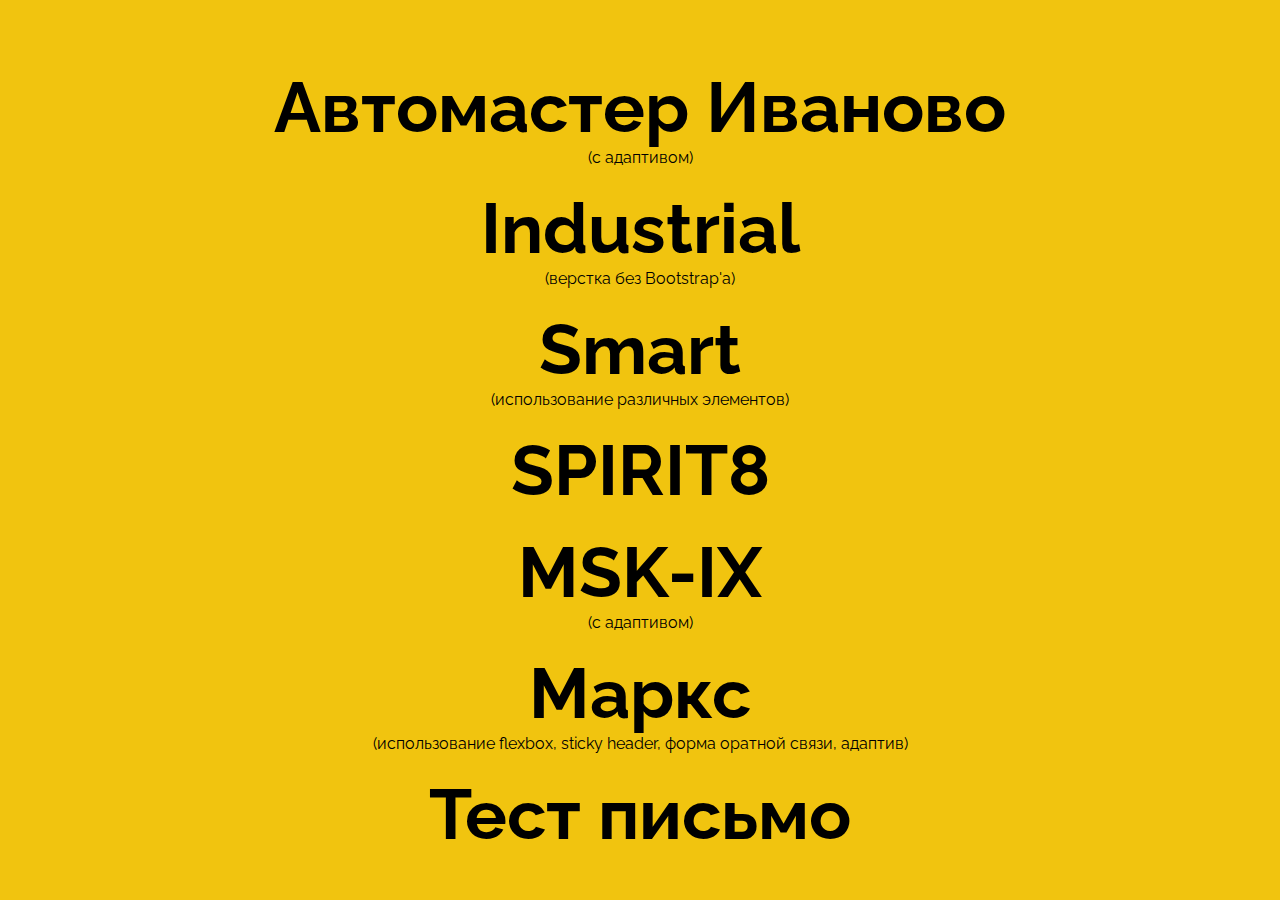
<file: index.html>
<!DOCTYPE html>
<html lang="en">

<head>
	<meta charset="UTF-8">
	<title>My Works</title>
	<link rel="stylesheet" href="style.css">
	<link href="https://fonts.googleapis.com/css?family=Raleway:700" rel="stylesheet">
</head>

<body>
	<div class="block">
		<ul>
			<li><a target="_blank" href="Automaster/index.html">Автомастер Иваново</a> <br>
			(с адаптивом)</li>
			<li><a target="_blank" href="Industrial/index.html">Industrial</a> <br>
			(верстка без Bootstrap'a)</li>
			<li><a target="_blank" href="Smart/index.html">Smart</a> <br>
			(использование различных элементов)</li>
			<li><a target="_blank" href="Spirit/index.html">SPIRIT8</a></li>
			<li><a target="_blank" href="msk-ix/index.html">MSK-IX</a> <br>
			(с адаптивом)</li>
			<li><a target="_blank" href="Marks/index.html">Маркс</a> <br>
			(использование flexbox, sticky header, форма оратной связи, адаптив)</li>
			<li><a target="_blank" href="newsletter.html">Тест письмо</a></li>
		</ul>
	</div>
</body>

</html>
</file>
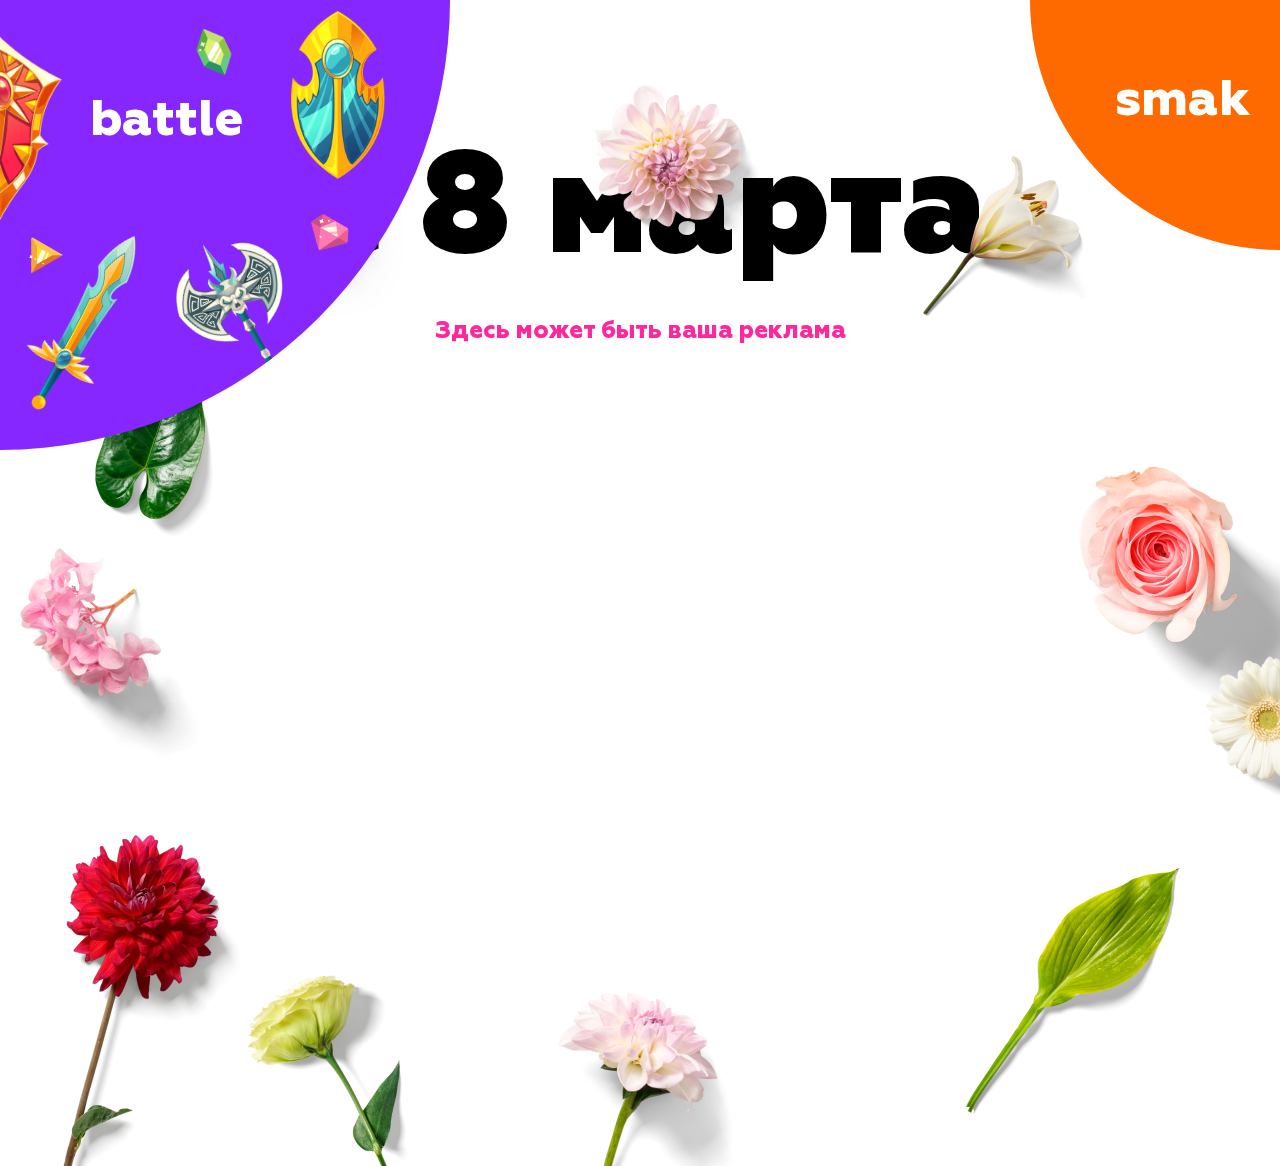
<file: 8/index.html>
<!doctype html>
<html lang="en">
<head>
    <meta charset="UTF-8">
    <meta name="viewport"
          content="width=device-width, user-scalable=no, initial-scale=1.0, maximum-scale=1.0, minimum-scale=1.0">
    <meta http-equiv="X-UA-Compatible" content="ie=edge">
    <title>Document</title>

    <link rel="stylesheet" href="css/style.min.css">

    <script src="https://code.jquery.com/jquery-3.4.1.min.js"></script>
    <script src="js/script.js"></script>
</head>
<body>

<div class="page-wrapper">
    <a href="battle.html" class="event-block event-block_battle">
        <div class="event-block__title">battle</div>

        <img src="./img/battle-icon/1.png" alt="" class="event-block__icon bi-1">
        <img src="./img/battle-icon/2.png" alt="" class="event-block__icon bi-2">
        <img src="./img/battle-icon/3.png" alt="" class="event-block__icon bi-3">
        <img src="./img/battle-icon/4.png" alt="" class="event-block__icon bi-4">
        <img src="./img/battle-icon/5.png" alt="" class="event-block__icon bi-5">
        <img src="./img/battle-icon/6.png" alt="" class="event-block__icon bi-6">
        <img src="./img/battle-icon/7.png" alt="" class="event-block__icon bi-7">
    </a>

    <a href="smak.html" class="event-block event-block_smak">
        <div class="event-block__title">smak</div>

        <img src="./img/smak-icon/1.png" alt="" class="event-block__icon si-1">
        <img src="./img/smak-icon/2.png" alt="" class="event-block__icon si-2">
        <img src="./img/smak-icon/3.png" alt="" class="event-block__icon si-3">
        <img src="./img/smak-icon/4.png" alt="" class="event-block__icon si-4">
        <img src="./img/smak-icon/5.png" alt="" class="event-block__icon si-5">
        <img src="./img/smak-icon/6.png" alt="" class="event-block__icon si-6">
        <img src="./img/smak-icon/7.png" alt="" class="event-block__icon si-7">
    </a>

    <div class="container">
        <div class="title-row">
            <div class="title-wrapper">
                <div class="title">С 8 марта</div>

                <img src="./img/flower/1.png" alt="" class="flower flower_1">
                <img src="./img/flower/2.png" alt="" class="flower flower_2">
                <img src="./img/flower/3.png" alt="" class="flower flower_3">
            </div>
        </div>

        <div class="descr">Здесь может быть ваша реклама</div>
        
        <div class="video-wrapper">
            <div class="video-container">
                <img src="./img/video-preview.jpg" alt="" style="display: block; width: 100%; opacity: 0;">

                <iframe width="100%" height="100%" src="https://www.youtube.com/embed/hOGDaOMPdO8?controls=0" frameborder="0" allow="accelerometer; autoplay; encrypted-media; gyroscope; picture-in-picture" allowfullscreen style="position: absolute;top: 0;left: 0;"></iframe>
            </div>
        </div>
    </div>

    <img src="./img/flower/4.png" alt="" class="flower flower_4">
    <img src="./img/flower/5.png" alt="" class="flower flower_5">
    <img src="./img/flower/6.png" alt="" class="flower flower_6">
    <img src="./img/flower/7.png" alt="" class="flower flower_7">
    <img src="./img/flower/8.png" alt="" class="flower flower_8">
    <img src="./img/flower/9.png" alt="" class="flower flower_9">
    <img src="./img/flower/10.png" alt="" class="flower flower_10">
    <img src="./img/flower/11.png" alt="" class="flower flower_11">
</div>

</body>
</html>
</file>
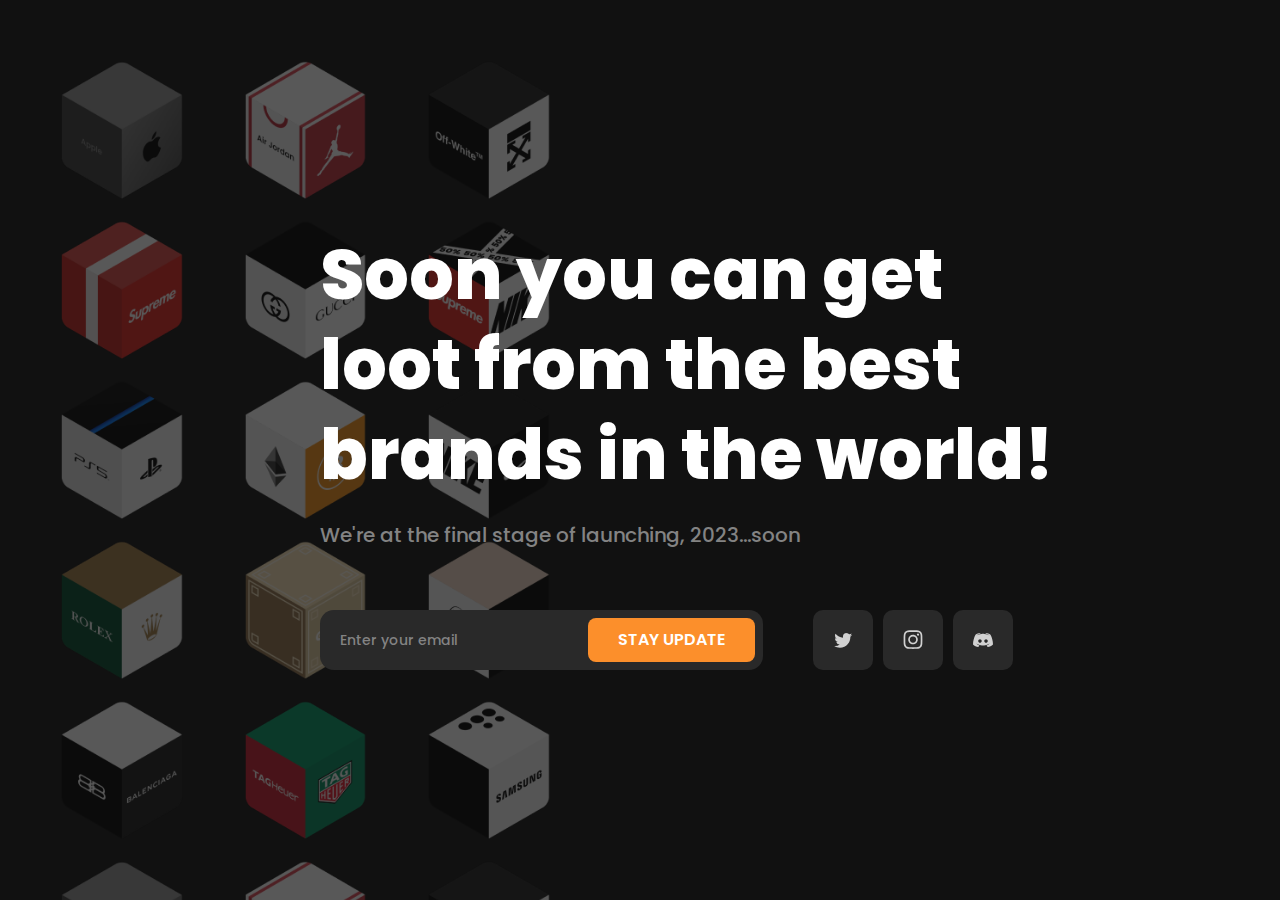
<file: hypeloot-starter/index.html>
<!DOCTYPE html><html lang="en"><head><meta charset="utf-8"><meta name="viewport" content="width=device-width, initial-scale=1, maximum-scale=1, viewport-fit=cover"><title>Hypeloot</title><link rel="preconnect" href="https://fonts.googleapis.com"><link rel="preconnect" href="https://fonts.gstatic.com" crossorigin><link href="https://fonts.googleapis.com/css2?family=Poppins:wght@500;600;800&display=swap" rel="stylesheet"><link rel="stylesheet" href="/hypeloot-starter/index.8f305ea5.css"></head><body> <div class="boxes"> <div class="boxes__row"> <div class="boxes__row-inner"> <img class="boxes__item" src="/hypeloot-starter/box-1-1.d2fb9f8a.png" alt> <img class="boxes__item" src="/hypeloot-starter/box-1-2.383ec6ca.png" alt> <img class="boxes__item" src="/hypeloot-starter/box-1-3.4cb29796.png" alt> <img class="boxes__item" src="/hypeloot-starter/box-1-4.7571a7b9.png" alt> <img class="boxes__item" src="/hypeloot-starter/box-1-5.01b17b99.png" alt> </div> <div class="boxes__row-inner"> <img class="boxes__item" src="/hypeloot-starter/box-1-1.d2fb9f8a.png" alt> <img class="boxes__item" src="/hypeloot-starter/box-1-2.383ec6ca.png" alt> <img class="boxes__item" src="/hypeloot-starter/box-1-3.4cb29796.png" alt> <img class="boxes__item" src="/hypeloot-starter/box-1-4.7571a7b9.png" alt> <img class="boxes__item" src="/hypeloot-starter/box-1-5.01b17b99.png" alt> </div> </div> <div class="boxes__row"> <div class="boxes__row-inner"> <img class="boxes__item" src="/hypeloot-starter/box-2-1.578e2086.png" alt> <img class="boxes__item" src="/hypeloot-starter/box-2-2.ced9c9a8.png" alt> <img class="boxes__item" src="/hypeloot-starter/box-2-3.2c622ecc.png" alt> <img class="boxes__item" src="/hypeloot-starter/box-2-4.57ec875a.png" alt> <img class="boxes__item" src="/hypeloot-starter/box-2-5.0b5bbd76.png" alt> </div> <div class="boxes__row-inner"> <img class="boxes__item" src="/hypeloot-starter/box-2-1.578e2086.png" alt> <img class="boxes__item" src="/hypeloot-starter/box-2-2.ced9c9a8.png" alt> <img class="boxes__item" src="/hypeloot-starter/box-2-3.2c622ecc.png" alt> <img class="boxes__item" src="/hypeloot-starter/box-2-4.57ec875a.png" alt> <img class="boxes__item" src="/hypeloot-starter/box-2-5.0b5bbd76.png" alt> </div> </div> <div class="boxes__row"> <div class="boxes__row-inner"> <img class="boxes__item" src="/hypeloot-starter/box-3-1.ef954068.png" alt> <img class="boxes__item" src="/hypeloot-starter/box-3-2.eee7deca.png" alt> <img class="boxes__item" src="/hypeloot-starter/box-3-3.dd55ad87.png" alt> <img class="boxes__item" src="/hypeloot-starter/box-3-4.94036424.png" alt> <img class="boxes__item" src="/hypeloot-starter/box-3-5.c4726533.png" alt> </div> <div class="boxes__row-inner"> <img class="boxes__item" src="/hypeloot-starter/box-3-1.ef954068.png" alt> <img class="boxes__item" src="/hypeloot-starter/box-3-2.eee7deca.png" alt> <img class="boxes__item" src="/hypeloot-starter/box-3-3.dd55ad87.png" alt> <img class="boxes__item" src="/hypeloot-starter/box-3-4.94036424.png" alt> <img class="boxes__item" src="/hypeloot-starter/box-3-5.c4726533.png" alt> </div> </div> <div class="boxes__logo"> <svg width="161" height="16" fill="none"><path fill="#fff" d="m18.058.264-2.894 15.582h-5.14l1.135-6.074H6.274L5.14 15.846H0L2.894.264h5.14L6.992 5.876h4.885L12.919.264h5.14Zm22.686 0-7.895 10.85-.88 4.732H26.83l.88-4.732L23.843.264h5.881l1.597 5.524L34.956.264h5.788ZM70.63 4.138l-.347 1.936h5.093l-.694 3.676h-5.094l-.416 2.2h5.788l-.718 3.896H63.314L66.208.264h10.928l-.718 3.874H70.63Zm18.345 8.011h4.954l-.695 3.697H83.14L86.034.264h5.14l-2.2 11.885ZM107.516 16c-1.389 0-2.609-.271-3.658-.814-1.05-.543-1.86-1.306-2.431-2.29-.571-.997-.857-2.134-.857-3.41 0-1.864.402-3.507 1.204-4.93a8.571 8.571 0 0 1 3.403-3.346C106.644.403 108.326 0 110.224 0c1.42 0 2.655.271 3.705.814 1.065.529 1.883 1.284 2.454 2.267.571.969.856 2.09.856 3.367 0 1.85-.409 3.5-1.227 4.952-.802 1.453-1.944 2.583-3.426 3.39-1.466.807-3.156 1.21-5.07 1.21Zm.787-4.556c.802 0 1.497-.198 2.084-.594a3.923 3.923 0 0 0 1.365-1.607 5.172 5.172 0 0 0 .464-2.178c0-.807-.232-1.43-.695-1.871-.448-.455-1.096-.682-1.945-.682-.802 0-1.505.198-2.107.594a3.903 3.903 0 0 0-1.389 1.607 5.039 5.039 0 0 0-.463 2.156c0 .807.224 1.438.672 1.893.463.455 1.134.682 2.014.682ZM130.392 16c-1.39 0-2.609-.271-3.658-.814-1.05-.543-1.86-1.306-2.431-2.29-.571-.997-.857-2.134-.857-3.41 0-1.864.401-3.507 1.204-4.93a8.565 8.565 0 0 1 3.403-3.346C129.519.403 131.202 0 133.1 0c1.42 0 2.655.271 3.705.814 1.065.529 1.883 1.284 2.454 2.267.571.969.856 2.09.856 3.367 0 1.85-.409 3.5-1.227 4.952-.802 1.453-1.945 2.583-3.426 3.39-1.467.807-3.157 1.21-5.07 1.21Zm.787-4.556c.802 0 1.497-.198 2.083-.594a3.918 3.918 0 0 0 1.366-1.607 5.17 5.17 0 0 0 .463-2.178c0-.807-.231-1.43-.694-1.871-.448-.455-1.096-.682-1.945-.682-.803 0-1.505.198-2.107.594a3.903 3.903 0 0 0-1.389 1.607 5.024 5.024 0 0 0-.463 2.156c0 .807.224 1.438.671 1.893.464.455 1.135.682 2.015.682ZM161 .264l-.718 3.874h-4.352l-2.176 11.708h-5.14l2.176-11.708h-4.306l.718-3.874H161Z"/><path fill="#fff" fill-rule="evenodd" d="M57.748 8.297a6.276 6.276 0 0 0 1.204-2.685c.077-.44.116-.822.116-1.144 0-1.306-.455-2.333-1.366-3.081C56.792.638 55.464.264 53.72.264h-7.177l-.728 3.918h6.608c.911 0 1.366.352 1.366 1.056 0 .073-.015.198-.046.374-.185.954-.803 1.43-1.852 1.43h-6.607l-1.635 8.804h5.14l.926-4.952h2.037c1.327 0 2.5-.235 3.52-.704 1.033-.47 1.859-1.1 2.476-1.893Z" clip-rule="evenodd"/></svg> </div> </div> <div class="content"> <div class="content__inner"> <h1 class="content__title">Soon you can get <br> loot from the best <br> brands in the world!</h1> <p class="content__descr">We're at the final stage of launching, 2023...soon</p> <div class="content__actions"> <form class="subscribe-form"> <input class="subscribe-form__input" type="email" placeholder="Enter your email"> <button class="subscribe-form__btn" type="submit">Stay update</button> </form> <ul class="socials"> <li class="socials__item"> <a href class="socials__link"> <svg width="30" height="30" fill="none"><path fill="#D1D1D1" d="M22.352 11.758v.469c0 4.851-3.704 10.453-10.454 10.453-2.085 0-4.007-.61-5.648-1.64.281.023.586.046.867.046a7.437 7.437 0 0 0 4.57-1.57 3.637 3.637 0 0 1-3.421-2.555c.234.047.445.07.703.07.328 0 .656-.047.96-.14a3.648 3.648 0 0 1-2.952-3.586v-.047a3.61 3.61 0 0 0 1.664.469A3.68 3.68 0 0 1 7 10.657c0-.68.188-1.313.492-1.852a10.454 10.454 0 0 0 7.57 3.843 3.328 3.328 0 0 1-.093-.843 3.67 3.67 0 0 1 3.68-3.68c1.054 0 2.015.445 2.671 1.148a7.467 7.467 0 0 0 2.344-.89 3.787 3.787 0 0 1-1.617 2.039 7.04 7.04 0 0 0 2.11-.586 6.716 6.716 0 0 1-1.805 1.922Z"/></svg> </a> </li> <li class="socials__item"> <a href class="socials__link"> <svg width="30" height="30" fill="none"><path fill="#D1D1D1" d="M11.876 14.574a3.12 3.12 0 0 1 3.125-3.115 3.12 3.12 0 0 1 3.125 3.115A3.12 3.12 0 0 1 15 17.689a3.12 3.12 0 0 1-3.124-3.115Zm-1.69 0c0 2.65 2.156 4.798 4.815 4.798 2.658 0 4.813-2.148 4.813-4.798s-2.155-4.799-4.813-4.799a4.806 4.806 0 0 0-4.814 4.799Zm8.694-4.989a1.119 1.119 0 0 0 .694 1.036 1.128 1.128 0 0 0 1.534-.816 1.118 1.118 0 0 0-.478-1.152 1.128 1.128 0 0 0-.624-.189h-.001a1.128 1.128 0 0 0-1.125 1.121ZM11.213 22.18c-.914-.042-1.41-.193-1.741-.322a2.916 2.916 0 0 1-1.078-.699 2.882 2.882 0 0 1-.702-1.074c-.128-.329-.28-.824-.322-1.735-.046-.985-.055-1.28-.055-3.776 0-2.496.01-2.79.055-3.777.042-.91.195-1.405.322-1.735a2.9 2.9 0 0 1 .702-1.075 2.89 2.89 0 0 1 1.078-.699c.33-.128.827-.28 1.741-.321.988-.046 1.285-.055 3.788-.055 2.502 0 2.8.01 3.788.055.914.041 1.41.194 1.741.321.438.17.75.372 1.078.7.329.326.531.638.702 1.074.128.329.28.824.322 1.735.046.986.055 1.281.055 3.777 0 2.495-.01 2.79-.055 3.776-.041.911-.194 1.406-.322 1.735a2.88 2.88 0 0 1-.702 1.074 2.91 2.91 0 0 1-1.078.7c-.33.128-.827.28-1.74.32-.99.046-1.286.055-3.79.055-2.503 0-2.8-.009-3.787-.054Zm-.078-16.894c-.998.045-1.68.203-2.275.434A4.6 4.6 0 0 0 7.2 6.797a4.564 4.564 0 0 0-1.082 1.656c-.232.594-.39 1.273-.436 2.268-.046.996-.057 1.315-.057 3.853 0 2.537.011 2.856.057 3.852.046.995.204 1.674.436 2.268.239.615.56 1.137 1.081 1.656a4.611 4.611 0 0 0 1.66 1.077c.597.232 1.278.39 2.276.434 1 .046 1.32.057 3.866.057 2.545 0 2.865-.01 3.865-.056.998-.046 1.68-.203 2.275-.434a4.613 4.613 0 0 0 1.66-1.078 4.566 4.566 0 0 0 1.082-1.656c.232-.594.391-1.273.436-2.268.045-.997.056-1.315.056-3.852 0-2.538-.01-2.857-.056-3.853-.046-.995-.204-1.675-.436-2.268a4.593 4.593 0 0 0-1.081-1.656 4.588 4.588 0 0 0-1.66-1.077c-.597-.231-1.278-.39-2.276-.434-1-.046-1.319-.057-3.865-.057-2.546 0-2.865.01-3.866.057Z"/></svg> </a> </li> <li class="socials__item"> <a href class="socials__link"> <svg width="30" height="30" fill="none"><path fill="#D1D1D1" d="M22.523 9.862c-1.376-1.1-3.028-1.651-4.77-1.743l-.276.275c1.56.367 2.936 1.101 4.22 2.11a13.964 13.964 0 0 0-5.137-1.56c-.55-.09-1.01-.09-1.56-.09s-1.01 0-1.56.09a13.965 13.965 0 0 0-5.137 1.56c1.284-1.009 2.66-1.743 4.22-2.11l-.275-.275c-1.743.092-3.395.642-4.77 1.743-1.56 2.936-2.386 6.239-2.478 9.633 1.376 1.468 3.303 2.386 5.321 2.386 0 0 .642-.734 1.101-1.377-1.193-.275-2.294-.917-3.027-1.926.642.367 1.284.734 1.926 1.009.826.367 1.652.55 2.477.734.734.092 1.468.183 2.202.183s1.468-.091 2.202-.183c.825-.184 1.651-.367 2.477-.734.642-.275 1.284-.642 1.927-1.01-.734 1.01-1.835 1.652-3.028 1.927.459.643 1.1 1.377 1.1 1.377 2.02 0 3.946-.918 5.322-2.386-.092-3.394-.917-6.697-2.477-9.633Zm-10.55 7.982c-.918 0-1.744-.826-1.744-1.835 0-1.01.826-1.835 1.744-1.835.917 0 1.743.826 1.743 1.835 0 1.01-.826 1.835-1.743 1.835Zm6.054 0c-.917 0-1.743-.826-1.743-1.835 0-1.01.826-1.835 1.744-1.835.917 0 1.743.826 1.743 1.835 0 1.01-.826 1.835-1.744 1.835Z"/></svg> </a> </li> </ul> </div> </div> </div> </body></html>
</file>
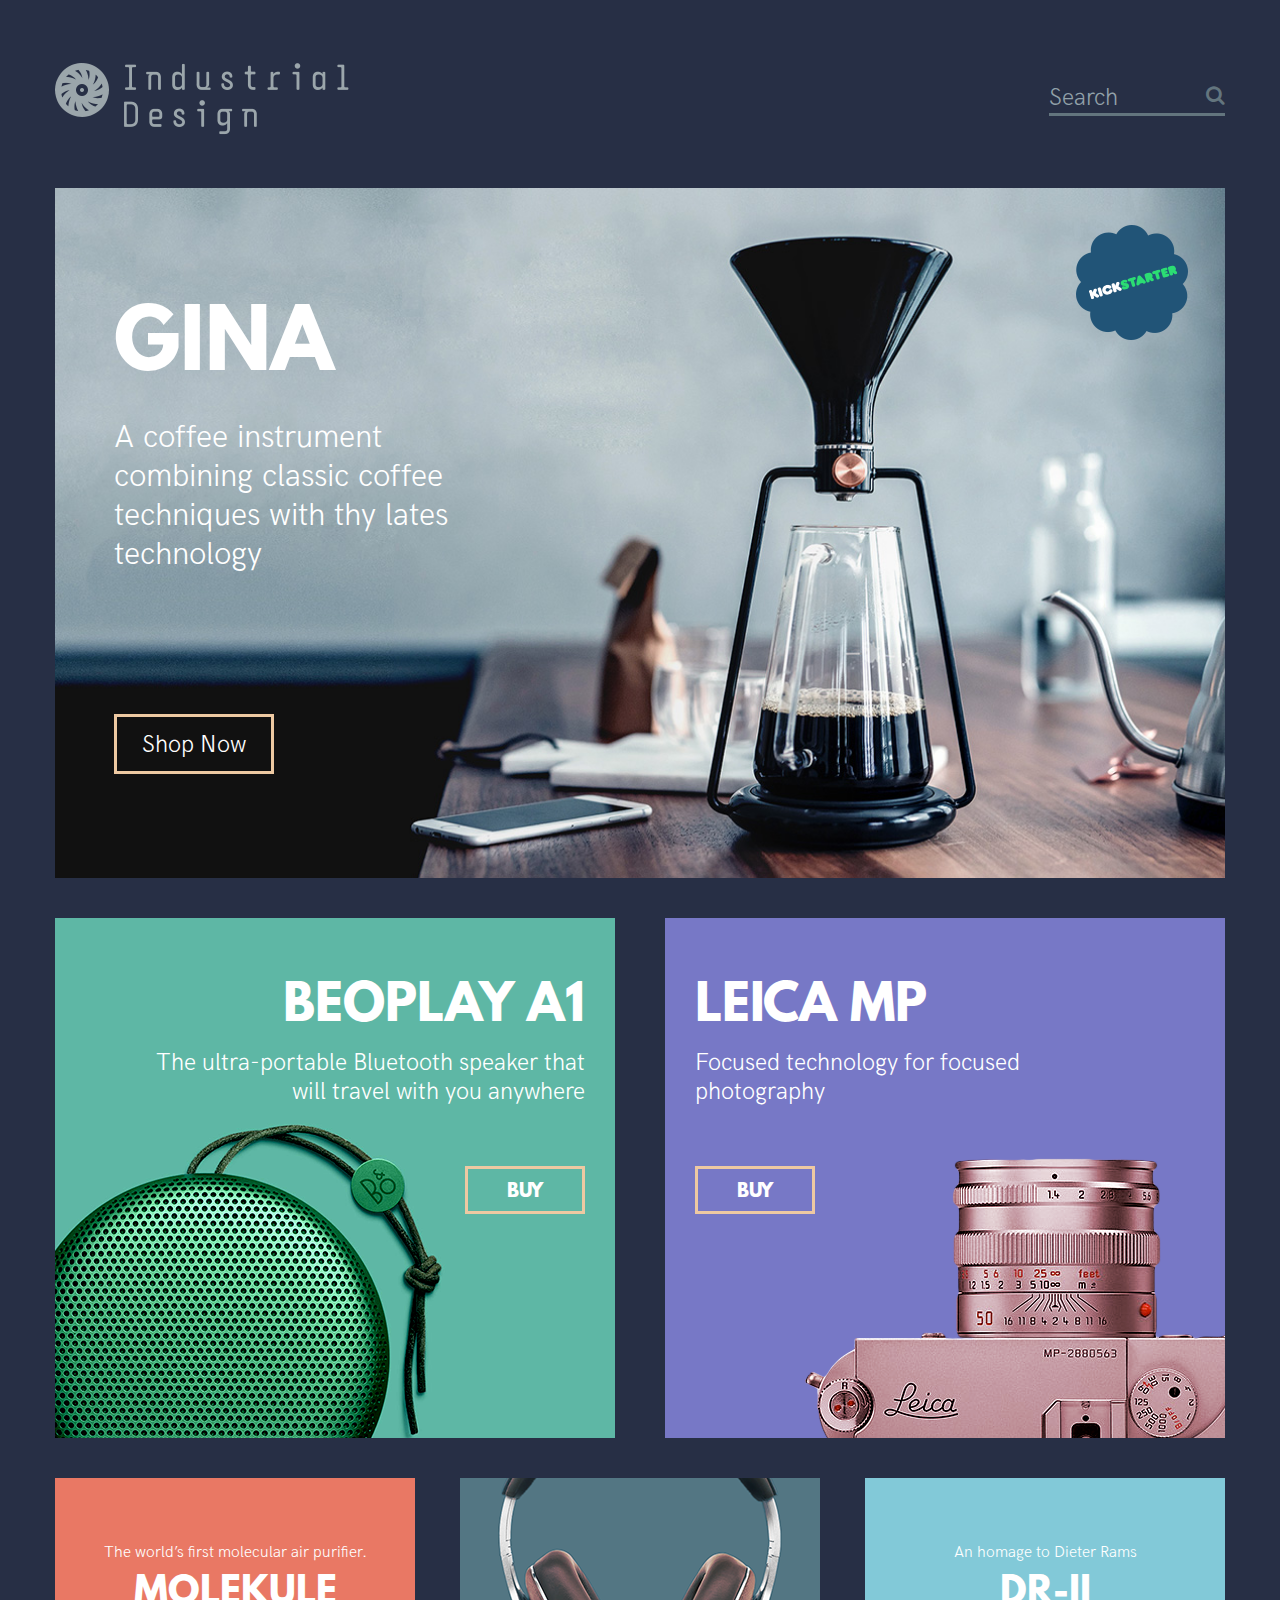
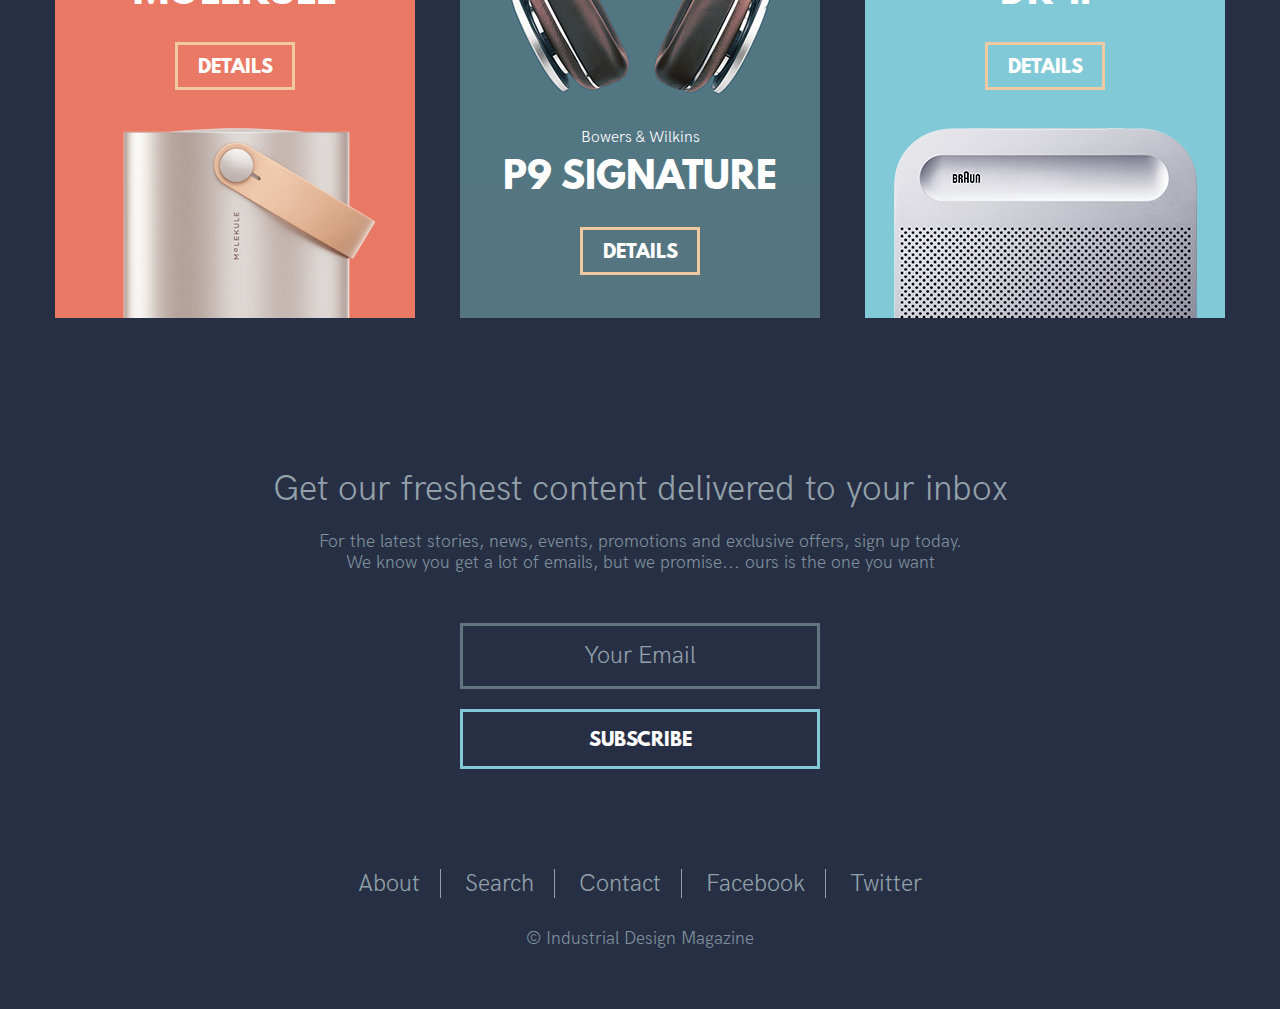
<file: Industrial/index.html>
<!DOCTYPE html>
<html lang="en">

<head>
	<meta charset="UTF-8">
	<title>Industrial</title>
	<link rel="stylesheet" href="style.css">
	<link rel="stylesheet" href="https://maxcdn.bootstrapcdn.com/font-awesome/4.5.0/css/font-awesome.min.css">
</head>

<body>
	<header>
		<div class="container">
			<img src="img/logo.png" alt="logo" class="logo-img">
			<div class="search-form">
				<form>
					<button type="submit"></button>
					<input type="text" name="search" id="" placeholder="Search">
				</form>
			</div>
		</div>
	</header>

	<section class="section-1">
		<div class="container section-bg">
			<div class="content">
				<h1 class="heading content__heading">Gina</h1>
				<p class="content__text">A coffee instrument <br> combining classic coffee <br> techniques with thу lates <br> technology</p>
				<button class="content__btn">Shop Now</button>
			</div>
			<div class="kick-img">
				<img src="img/kickstarter.png" alt="">
			</div>
		</div>
	</section>

	<section class="section-2">
		<div class="container">
			<div class="block-1">
				<div class="block-1__content">
					<h2 class="heading block__heading">BEOPLAY A1</h2>
					<p class="text block__text">The ultra-portable Bluetooth speaker that <br> will travel with you anywhere</p>
					<button class="btn block__btn">Buy</button>
				</div>
			</div>
			<div class="block-2">
				<div>
					<h2 class="heading block__heading">Leica MP</h2>
					<p class="text block__text">Focused technology for focused <br> photography</p>
					<button class="btn block__btn">Buy</button>
				</div>
			</div>
		</div>
	</section>

	<section class="section-3">
		<div class="container">
			<div class="block-3">
				<p class="text block__text-2">The world’s first molecular air purifier.</p>
				<h2 class="heading block__heading-2">Molekule</h2>
				<button class="btn block__btn-2">Details</button>
			</div>
			<div class="block-4">
				<p class="text block__text-2">Bowers &amp; Wilkins</p>
				<h2 class="heading block__heading-2">P9 Signature</h2>
				<button class="btn block__btn-2">Details</button>
			</div>
			<div class="block-5">
				<p class="text block__text-2">An homage to Dieter Rams</p>
				<h2 class="heading block__heading-2">DR-II</h2>
				<button class="btn block__btn-2">Details</button>
			</div>
		</div>
	</section>

	<section class="section-4">
		<div class="container">
			<p class="section-4__text-1">Get our freshest content delivered to your inbox</p>
			<p class="section-4__text-2">For the latest stories, news, events, promotions and exclusive offers, sign up today. <br> We know you get a lot of emails, but we promise... ours is the one you want </p>
			<input type="email" name="" id="" placeholder="Your Email" class="email__input"> <br>
			<button class="sub__btn">Subscribe</button>
		</div>
	</section>
	<footer>
		<div class="container">
			<ul class="footer__nav">
				<li>
					<a href="">About</a>
				</li>
				<li>
					<a href="">Search</a>
				</li>
				<li>
					<a href="">Contact</a>
				</li>
				<li>
					<a href="">Facebook</a>
				</li>
				<li>
					<a href="">Twitter</a>
				</li>
			</ul>
			<p class="copyright">&copy; Industrial Design Magazine</p>
		</div>
	</footer>
</body>

</html>
</file>
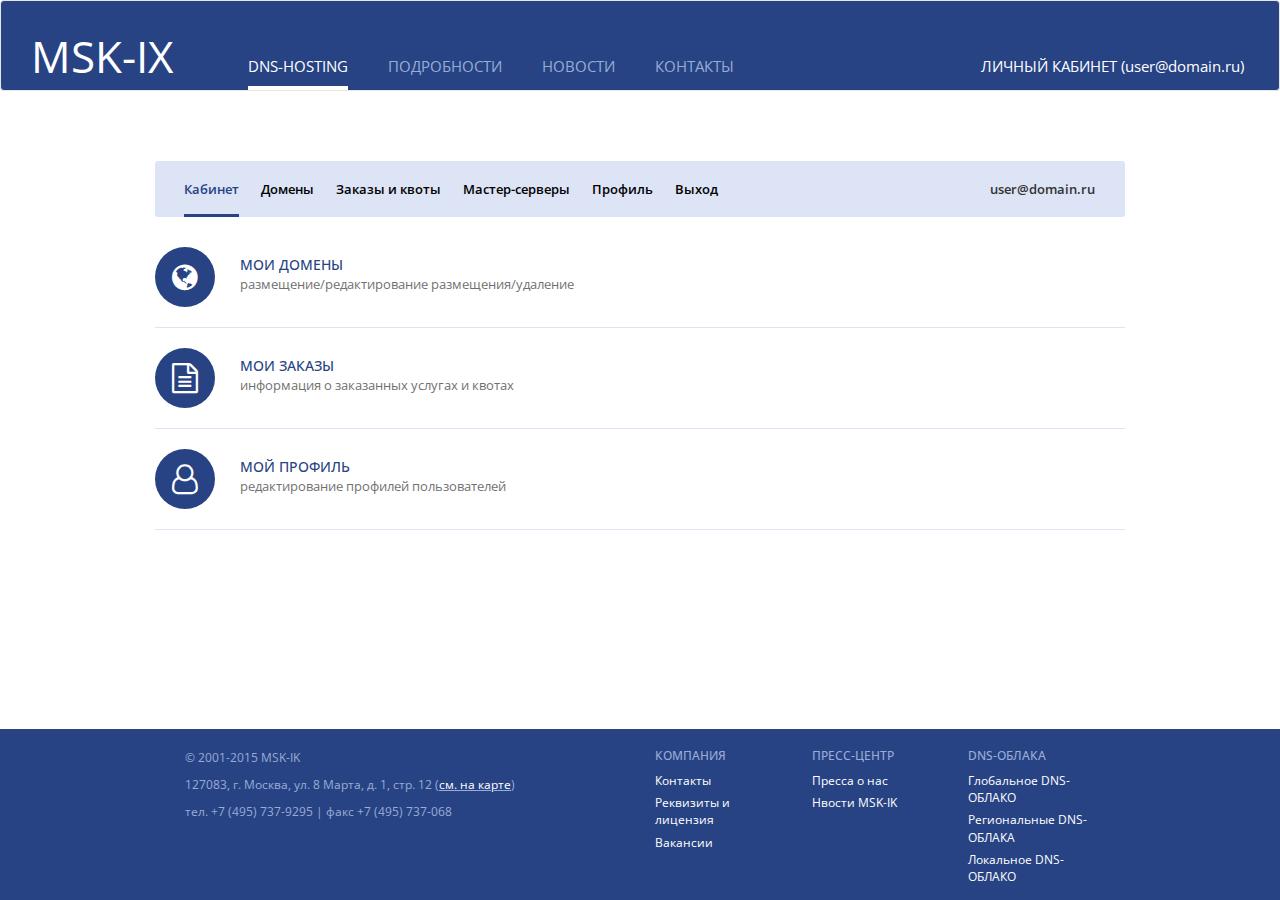
<file: msk-ix/index.html>
<!DOCTYPE html>
<html lang="en">

<head>
	<meta charset="UTF-8">
	<meta http-equiv="X-UA-Compatible" content="IE=edge">
	<meta name="viewport" content="width=device-width, initial-scale=1">

	<title>MSK-IX</title>

	<link href="https://fonts.googleapis.com/css?family=Lato:700|Open+Sans:300,400,600,700" rel="stylesheet">
	<link rel="stylesheet" href="css/bootstrap.min.css">
	<link rel="stylesheet" href="https://maxcdn.bootstrapcdn.com/font-awesome/4.7.0/css/font-awesome.min.css">
	<link rel="stylesheet" href="css/style.css">

	<!--[if lt IE 9]>
      <script src="https://oss.maxcdn.com/html5shiv/3.7.3/html5shiv.min.js"></script>
      <script src="https://oss.maxcdn.com/respond/1.4.2/respond.min.js"></script>
   <![endif]-->
</head>

<body>

	<header>
		<nav class="navbar navbar-default head-nav" role="navigation">
			<div class="container-fluid">
				<div class="navbar-header">
					<button type="button" class="navbar-toggle collapsed" data-toggle="collapse" data-target="#bs-example-navbar-collapse-1">
		 					<span class="sr-only">Toggle navigation</span>
		 					<span class="icon-bar"></span>
		 					<span class="icon-bar"></span>
		 					<span class="icon-bar"></span>
		 				</button>
					<a class="navbar-brand" href="#">MSK-IX</a>
				</div>

				<div class="collapse navbar-collapse" id="bs-example-navbar-collapse-1">
					<ul class="nav navbar-nav">
						<li class="head-nav-item head-nav-item--active"><a href="#">DNS-HOSTING</a></li>
						<li class="head-nav-item"><a href="#">ПОДРОБНОСТИ</a></li>
						<li class="head-nav-item"><a href="#">НОВОСТИ</a></li>
						<li class="head-nav-item"><a href="#">КОНТАКТЫ</a></li>
					</ul>
					<ul class="nav navbar-nav navbar-right">
						<li class="head-nav-lc"><a href="#">ЛИЧНЫЙ КАБИНЕТ (user@domain.ru)</a></li>
					</ul>
				</div>
			</div>
		</nav>
	</header>

	<div class="container">
		<div class="row main-nav">
			<ul>
				<li class="current"><a href="#">Кабинет</a></li>
				<li><a href="#">Домены</a></li>
				<li><a href="#">Заказы и квоты</a></li>
				<li><a href="#">Мастер-серверы</a></li>
				<li><a href="#">Профиль</a></li>
				<li><a href="#">Выход</a></li>
			</ul>
			<p class="user">user@domain.ru</p>
		</div>
		<div class="row under-line">
			<div class="box">
				<div class="circle">
					<i class="fa fa-globe icon"></i>
				</div>
				<div class="title">
					<h2>МОИ ДОМЕНЫ</h2>
					<p>размещение/редактирование размещения/удаление</p>
				</div>
			</div>
		</div>
		<div class="row under-line">
			<div class="box">
				<div class="circle">
					<i class="fa fa-file-text-o icon"></i>
				</div>
				<div class="title">
					<h2>МОИ ЗАКАЗЫ</h2>
					<p>информация о заказанных услугах и квотах</p>
				</div>
			</div>
		</div>
		<div class="row under-line">
			<div class="box">
				<div class="circle">
					<i class="fa fa-user-o icon"></i>
				</div>
				<div class="title">
					<h2>МОЙ ПРОФИЛЬ</h2>
					<p>редактирование профилей пользователей</p>
				</div>
			</div>
		</div>
	</div>

	<footer>
		<div class="navbar-fixed-bottom footer-bg">
			<div class="navbar-inner">
				<div class="container footer-content">
					<div class="col-sm-6 col-xs-12">
						<p class="copyright">&copy; 2001-2015 MSK-IK</p>
						<p>127083, г. Москва, ул. 8 Марта, д. 1, стр. 12 (<u><a href="">см. на карте</a></u>)</p>
						<p>тел. +7 (495) 737-9295 | факс +7 (495) 737-068</p>
					</div>
					<div class="columns">
						<div class="col-sm-2 col-xs-4">
							<h3>КОМПАНИЯ</h3>
							<p>
								<a href="">Контакты</a>
							</p>
							<p>
								<a href="">Реквизиты и лицензия</a>
							</p>
							<p>
								<a href="">Вакансии</a>
							</p>
						</div>
						<div class="col-sm-2 col-xs-4">
							<h3>ПРЕСС-ЦЕНТР</h3>
							<p>
								<a href="">Пресса о нас</a>
							</p>
							<p>
								<a href="">Нвости MSK-IK</a>
							</p>
						</div>
						<div class="col-sm-2 col-xs-4">
							<h3>DNS-ОБЛАКА</h3>
							<p>
								<a href="">Глобальное DNS-ОБЛАКО</a>
							</p>
							<p>
								<a href="">Региональные DNS-ОБЛАКА</a>
							</p>
							<p>
								<a href="">Локальное DNS-ОБЛАКО</a>
							</p>
						</div>
					</div>
				</div>
			</div>
		</div>
	</footer>

	<script src="https://ajax.googleapis.com/ajax/libs/jquery/1.12.4/jquery.min.js"></script>
	<script src="js/bootstrap.min.js"></script>

</body>

</html>
</file>
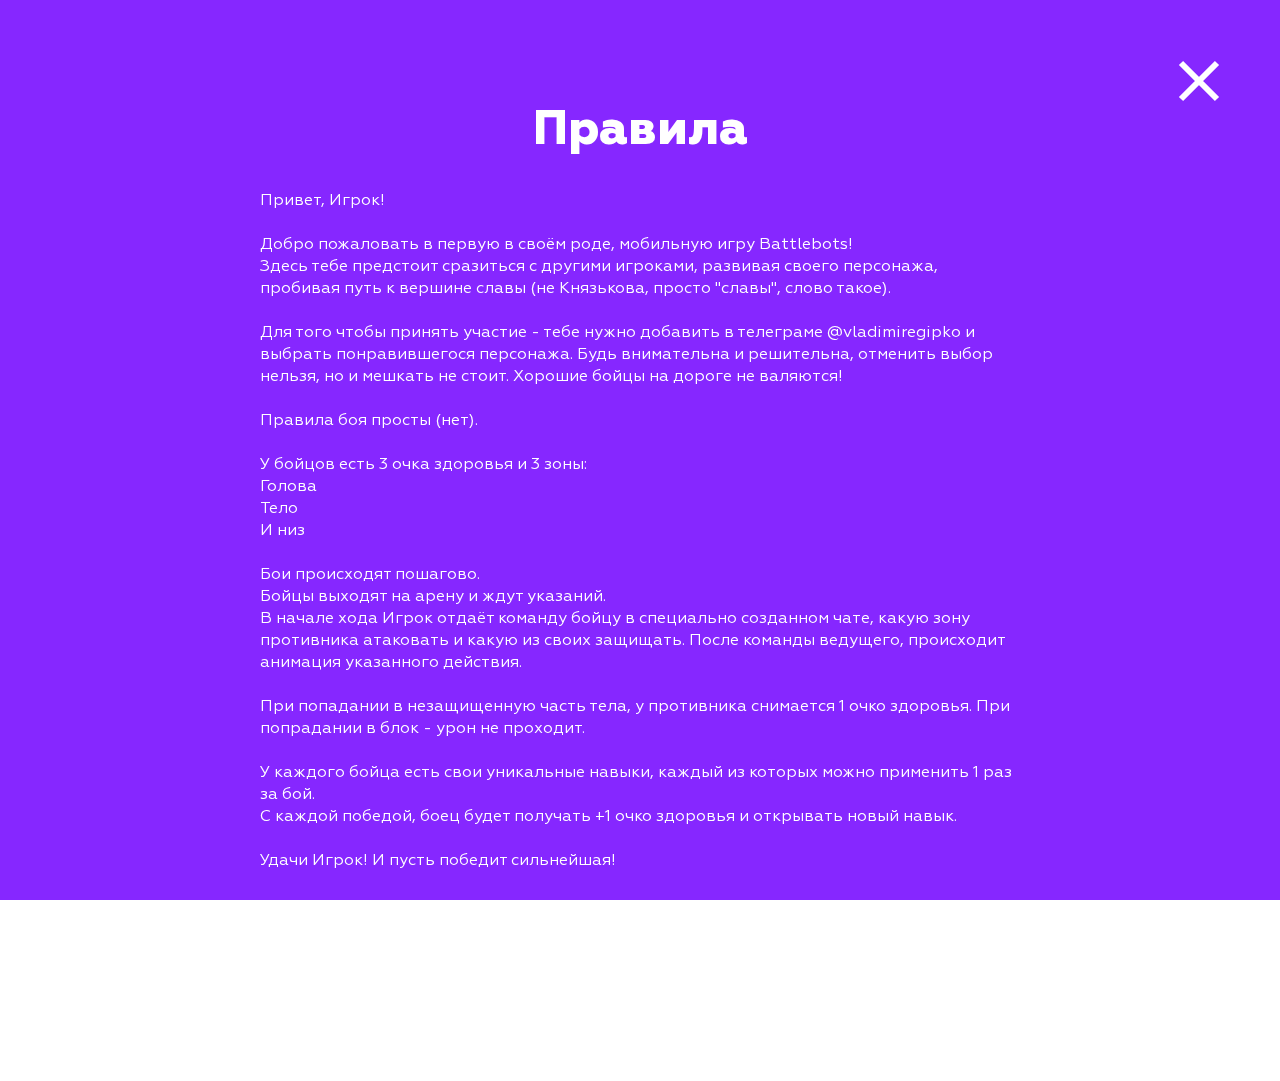
<file: 8/battle.html>
<!doctype html>
<html lang="en">
<head>
    <meta charset="UTF-8">
    <meta name="viewport"
          content="width=device-width, user-scalable=no, initial-scale=1.0, maximum-scale=1.0, minimum-scale=1.0">
    <meta http-equiv="X-UA-Compatible" content="ie=edge">
    <title>Document</title>

    <link rel="stylesheet" href="css/style.min.css">

    <script src="https://code.jquery.com/jquery-3.4.1.min.js"></script>
    <script src="js/script.js"></script>
</head>
<body>

<div class="page-wrapper">
    <a href="index.html" class="event-control event-control_left event-control_purple">
        Назад
    </a>

    <div class="event-control event-control_right event-control_orange faq-show">
        <div class="faq__title">FAQ</div>
    </div>

    <div class="faq">
        <div class="faq__close">
            <svg xmlns="http://www.w3.org/2000/svg" width="42" height="42" fill="none" viewBox="0 0 42 42">
                <path stroke="#fff" stroke-width="6" d="M3 3l18 18m18 18L21 21m0 0L39 3 3 39"/>
            </svg>
        </div>

        <div class="faq__content">
            <div class="faq__list">
                <div class="faq__item">
                    <div class="faq__item-num">1</div>
                    Выберите героя
                </div>
                <div class="faq__item">
                    <div class="faq__item-num">2</div>
                    Нажмите кнопку «Нанять»
                </div>
                <div class="faq__item">
                    <div class="faq__item-num">3</div>
                    Дождитесь оповещения о начале битвы
                </div>
            </div>
        </div>
    </div>

    <div class="container">
        <div class="title-row">
            <div class="title-wrapper">
                <div class="title">RPG battle</div>

                <img src="./img/title-icon/battle/1.png" alt="" class="event-title-icon event-title-icon_b1">
                <img src="./img/title-icon/battle/2.png" alt="" class="event-title-icon event-title-icon_b2">
                <img src="./img/title-icon/battle/3.png" alt="" class="event-title-icon event-title-icon_b3">
                <img src="./img/title-icon/battle/4.png" alt="" class="event-title-icon event-title-icon_b4">
                <img src="./img/title-icon/battle/5.png" alt="" class="event-title-icon event-title-icon_b5">
            </div>
        </div>

        <div class="player-card-wrapper">
            <div class="player-card">
                <div class="player-card__img">
                    <img src="./img/player-demo.jpg" alt="player-card__img_default">
                    <img src="./img/player-demo_hover.jpg" alt="" class="player-card__img_hover">
                </div>
                <div class="player-card__name">Константин</div>
                <div class="player-card__skill">
                    <img src="./img/smak-skill.png" alt="">
                </div>
                <div class="player-card__info">
                    <span class="player-card__info-show">Посмотреть способности</span>
                </div>
                <div class="player-card__btn player-card__btn_purple">Нанять</div>
            </div>

            <div class="player-card">
                <div class="player-card__img">
                    <img src="./img/player-demo.jpg" alt="player-card__img_default">
                    <img src="./img/player-demo_hover.jpg" alt="" class="player-card__img_hover">
                </div>
                <div class="player-card__name">Константин</div>
                <div class="player-card__skill">
                    <img src="./img/smak-skill.png" alt="">
                </div>
                <div class="player-card__info">
                    <span class="player-card__info-show">Посмотреть способности</span>
                </div>
                <div class="player-card__btn player-card__btn_purple">Нанять</div>
            </div>

            <div class="player-card">
                <div class="player-card__img">
                    <img src="./img/player-demo.jpg" alt="player-card__img_default">
                    <img src="./img/player-demo_hover.jpg" alt="" class="player-card__img_hover">
                </div>
                <div class="player-card__name">Константин</div>
                <div class="player-card__skill">
                    <img src="./img/smak-skill.png" alt="">
                </div>
                <div class="player-card__info">
                    <span class="player-card__info-show">Посмотреть способности</span>
                </div>
                <div class="player-card__btn player-card__btn_purple">Нанять</div>
            </div>

            <div class="player-card">
                <div class="player-card__img">
                    <img src="./img/player-demo.jpg" alt="player-card__img_default">
                    <img src="./img/player-demo_hover.jpg" alt="" class="player-card__img_hover">
                </div>
                <div class="player-card__name">Константин</div>
                <div class="player-card__skill">
                    <img src="./img/smak-skill.png" alt="">
                </div>
                <div class="player-card__info">
                    <span class="player-card__info-show">Посмотреть способности</span>
                </div>
                <div class="player-card__btn player-card__btn_purple">Нанять</div>
            </div>
        </div>
    </div>

    <div class="ability-popup" style="display: none;">
        <div class="ability-popup__content">
            <div class="ability-popup__close">
                <svg xmlns="http://www.w3.org/2000/svg" width="21" height="20" fill="none" viewBox="0 0 21 20">
                    <path stroke="#000" stroke-width="3" d="M1.15 19.293l18-18M1.707 1.293l18 18"/>
                </svg>
            </div>

            <div class="ability">
                <div class="ability__title">Способности персонажа</div>

                <div class="ability__wrapper">
                    <div class="ability__row ability__row_title">
                        <div class="ability__col">1 скил</div>
                        <div class="ability__col">2 скил</div>
                        <div class="ability__col">Ульт</div>
                    </div>

                    <div class="ability__row">
                        <div class="ability__col">Описание 1 скила</div>
                        <div class="ability__col">Описание 2 скила</div>
                        <div class="ability__col">Описание ульты</div>
                    </div>

                    <div class="ability__row ability__row_title">
                        <div class="ability__col ability__col_long">Фаталити</div>
                    </div>

                    <div class="ability__row">
                        <div class="ability__col ability__col_long">Описание Фаталити</div>
                    </div>
                </div>
            </div>
        </div>
    </div>

    <div class="rules-popup rules-popup_purple">
    <div class="rules-popup__close">
        <svg xmlns="http://www.w3.org/2000/svg" width="42" height="42" fill="none" viewBox="0 0 42 42">
            <path stroke="#fff" stroke-width="6" d="M3 3l18 18m18 18L21 21m0 0L39 3 3 39"/>
        </svg>
    </div>

    <div class="rules-popup__content">
        <div class="rules">
            <div class="rules__title">Правила</div>

            <div class="rules__text">
                Привет, Игрок!
                <br><br>
                Добро пожаловать в первую в своём роде, мобильную игру Battlebots!<br>
                Здесь тебе предстоит сразиться с другими игроками, развивая своего персонажа, пробивая путь к вершине славы (не Князькова, просто "славы", слово такое).
                <br><br>
                Для того чтобы принять участие - тебе нужно добавить в телеграме @vladimiregipko и выбрать понравившегося персонажа. Будь внимательна и решительна, отменить выбор нельзя, но и мешкать не стоит. Хорошие бойцы на дороге не валяются!
                <br><br>
                Правила боя просты (нет).
                <br><br>
                У бойцов есть 3 очка здоровья и 3 зоны:<br>
                Голова<br>
                Тело<br>
                И низ
                <br><br>
                Бои происходят пошагово.<br>
                Бойцы выходят на арену и ждут указаний.<br>
                В начале хода Игрок отдаёт команду бойцу в специально созданном чате, какую зону противника атаковать и какую из своих защищать. После команды ведущего, происходит анимация указанного действия.
                <br><br>
                При попадании в незащищенную часть тела, у противника снимается 1 очко здоровья. При попрадании в блок - урон не проходит.
                <br><br>
                У каждого бойца есть свои уникальные навыки, каждый из которых можно применить 1 раз за бой.<br>
                С каждой победой, боец будет получать +1 очко здоровья и открывать новый навык.
                <br><br>
                Удачи Игрок! И пусть победит сильнейшая!
            </div>

            <div class="rules__end">Перейти к выбору персонажей</div>
        </div>
    </div>
</div>
</div>

</body>
</html>
</file>
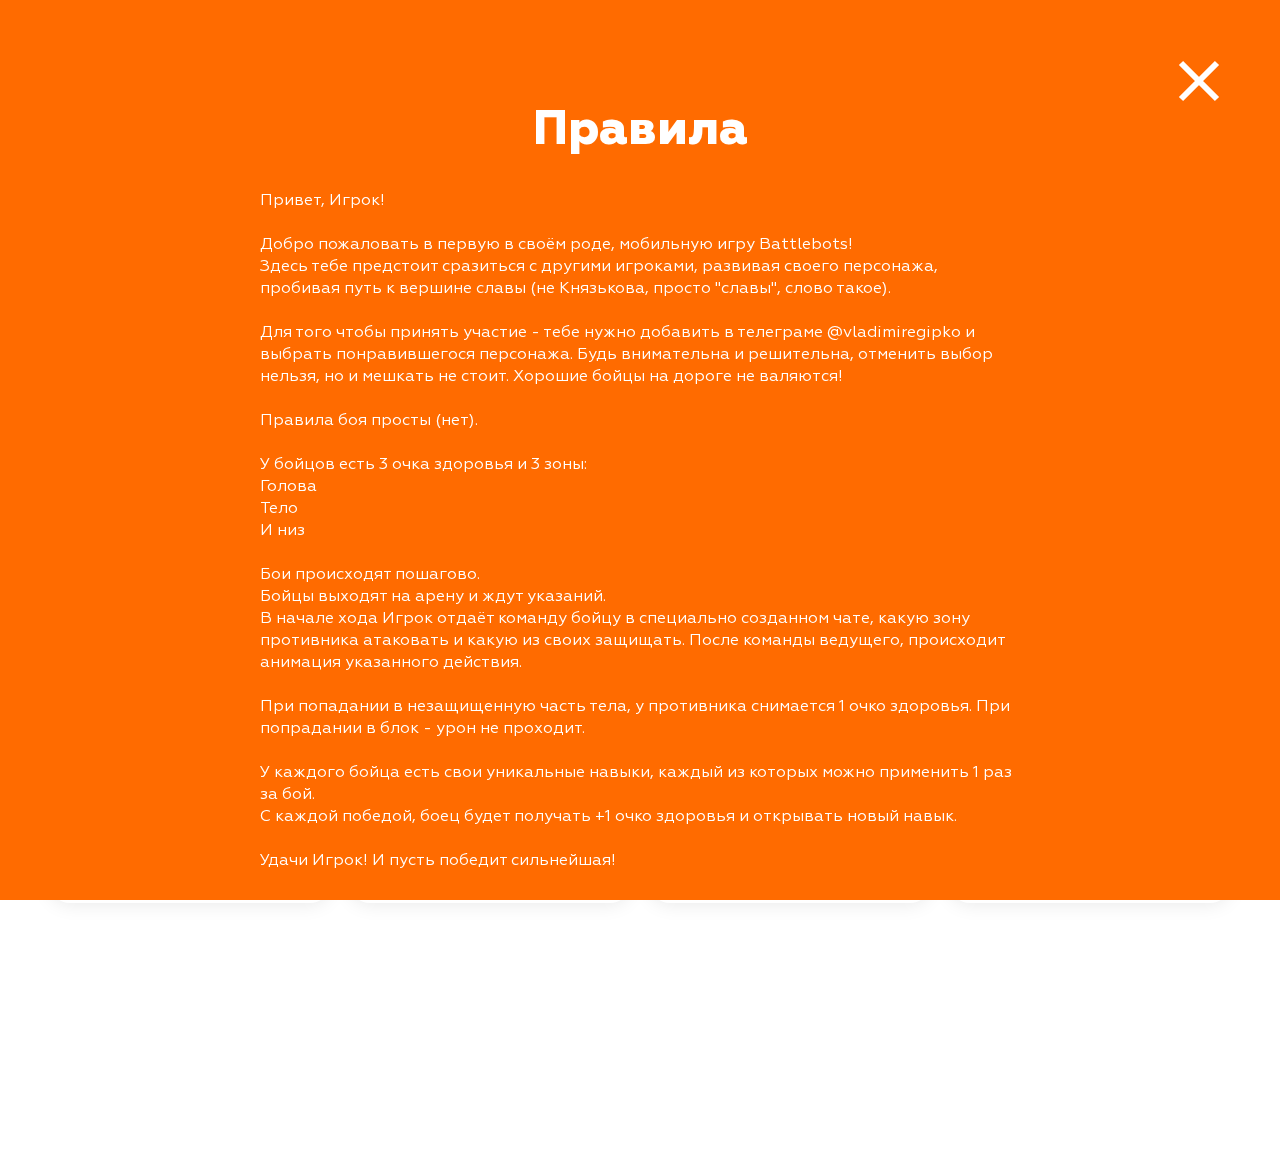
<file: 8/smak.html>
<!doctype html>
<html lang="en">
<head>
    <meta charset="UTF-8">
    <meta name="viewport"
          content="width=device-width, user-scalable=no, initial-scale=1.0, maximum-scale=1.0, minimum-scale=1.0">
    <meta http-equiv="X-UA-Compatible" content="ie=edge">
    <title>Document</title>

    <link rel="stylesheet" href="css/style.min.css">

    <script src="https://code.jquery.com/jquery-3.4.1.min.js"></script>
    <script src="js/script.js"></script>
</head>
<body>

<div class="page-wrapper">
    <a href="index.html" class="event-control event-control_left event-control_orange">
        Назад
    </a>

    <div class="event-control event-control_right event-control_purple faq-show">
        <div class="faq__title">FAQ</div>
    </div>

    <div class="faq">
        <div class="faq__close">
            <svg xmlns="http://www.w3.org/2000/svg" width="42" height="42" fill="none" viewBox="0 0 42 42">
                <path stroke="#fff" stroke-width="6" d="M3 3l18 18m18 18L21 21m0 0L39 3 3 39"/>
            </svg>
        </div>

        <div class="faq__content">
            <div class="faq__list">
                <div class="faq__item">
                    <div class="faq__item-num">1</div>
                    Выберите героя
                </div>
                <div class="faq__item">
                    <div class="faq__item-num">2</div>
                    Нажмите кнопку «Нанять»
                </div>
                <div class="faq__item">
                    <div class="faq__item-num">3</div>
                    Дождитесь оповещения о начале битвы
                </div>
            </div>
        </div>
    </div>

    <div class="container">
        <div class="title-row">
            <div class="title-wrapper">
                <div class="title">Смак</div>

                <img src="./img/title-icon/smak/1.png" alt="" class="event-title-icon event-title-icon_s1">
                <img src="./img/title-icon/smak/2.png" alt="" class="event-title-icon event-title-icon_s2">
                <img src="./img/title-icon/smak/3.png" alt="" class="event-title-icon event-title-icon_s3">
                <img src="./img/title-icon/smak/4.png" alt="" class="event-title-icon event-title-icon_s4">
            </div>
        </div>

        <div class="jury-row">
            <div class="jury-application-btn">Заявка в жюри</div>

            <div class="jury-thx-text" style="display: none;">Спасибо за заявку, возможно именно ты решишь судьбу конкурса!)</div>
        </div>

        <div class="player-card-wrapper">
            <div class="player-card">
                <div class="player-card__img">
                    <img src="./img/player-demo.jpg" alt="player-card__img_default">
                    <img src="./img/player-demo_hover.jpg" alt="" class="player-card__img_hover">
                </div>
                <div class="player-card__name">Константин</div>
                <div class="player-card__skill">
                    <img src="./img/smak-skill.png" alt="">
                </div>
                <div class="player-card__btn player-card__btn_orange">Нанять</div>
            </div>

            <div class="player-card">
                <div class="player-card__img">
                    <img src="./img/player-demo.jpg" alt="player-card__img_default">
                    <img src="./img/player-demo_hover.jpg" alt="" class="player-card__img_hover">
                </div>
                <div class="player-card__name">Константин</div>
                <div class="player-card__skill">
                    <img src="./img/smak-skill.png" alt="">
                </div>
                <div class="player-card__btn player-card__btn_orange">Нанять</div>
            </div>

            <div class="player-card">
                <div class="player-card__img">
                    <img src="./img/player-demo.jpg" alt="player-card__img_default">
                    <img src="./img/player-demo_hover.jpg" alt="" class="player-card__img_hover">
                </div>
                <div class="player-card__name">Константин</div>
                <div class="player-card__skill">
                    <img src="./img/smak-skill.png" alt="">
                </div>
                <div class="player-card__btn player-card__btn_orange">Нанять</div>
            </div>

            <div class="player-card">
                <div class="player-card__img">
                    <img src="./img/player-demo.jpg" alt="player-card__img_default">
                    <img src="./img/player-demo_hover.jpg" alt="" class="player-card__img_hover">
                </div>
                <div class="player-card__name">Константин</div>
                <div class="player-card__skill">
                    <img src="./img/smak-skill.png" alt="">
                </div>
                <div class="player-card__btn player-card__btn_orange">Нанять</div>
            </div>
        </div>
    </div>

    <div class="rules-popup rules-popup_orange">
        <div class="rules-popup__close">
            <svg xmlns="http://www.w3.org/2000/svg" width="42" height="42" fill="none" viewBox="0 0 42 42">
                <path stroke="#fff" stroke-width="6" d="M3 3l18 18m18 18L21 21m0 0L39 3 3 39"/>
            </svg>
        </div>

        <div class="rules-popup__content">
            <div class="rules">
                <div class="rules__title">Правила</div>

                <div class="rules__text">
                    Привет, Игрок!
                    <br><br>
                    Добро пожаловать в первую в своём роде, мобильную игру Battlebots!<br>
                    Здесь тебе предстоит сразиться с другими игроками, развивая своего персонажа, пробивая путь к вершине славы (не Князькова, просто "славы", слово такое).
                    <br><br>
                    Для того чтобы принять участие - тебе нужно добавить в телеграме @vladimiregipko и выбрать понравившегося персонажа. Будь внимательна и решительна, отменить выбор нельзя, но и мешкать не стоит. Хорошие бойцы на дороге не валяются!
                    <br><br>
                    Правила боя просты (нет).
                    <br><br>
                    У бойцов есть 3 очка здоровья и 3 зоны:<br>
                    Голова<br>
                    Тело<br>
                    И низ
                    <br><br>
                    Бои происходят пошагово.<br>
                    Бойцы выходят на арену и ждут указаний.<br>
                    В начале хода Игрок отдаёт команду бойцу в специально созданном чате, какую зону противника атаковать и какую из своих защищать. После команды ведущего, происходит анимация указанного действия.
                    <br><br>
                    При попадании в незащищенную часть тела, у противника снимается 1 очко здоровья. При попрадании в блок - урон не проходит.
                    <br><br>
                    У каждого бойца есть свои уникальные навыки, каждый из которых можно применить 1 раз за бой.<br>
                    С каждой победой, боец будет получать +1 очко здоровья и открывать новый навык.
                    <br><br>
                    Удачи Игрок! И пусть победит сильнейшая!
                </div>

                <div class="rules__end">Перейти к выбору персонажей</div>
            </div>
        </div>
    </div>
</div>

</body>
</html>
</file>
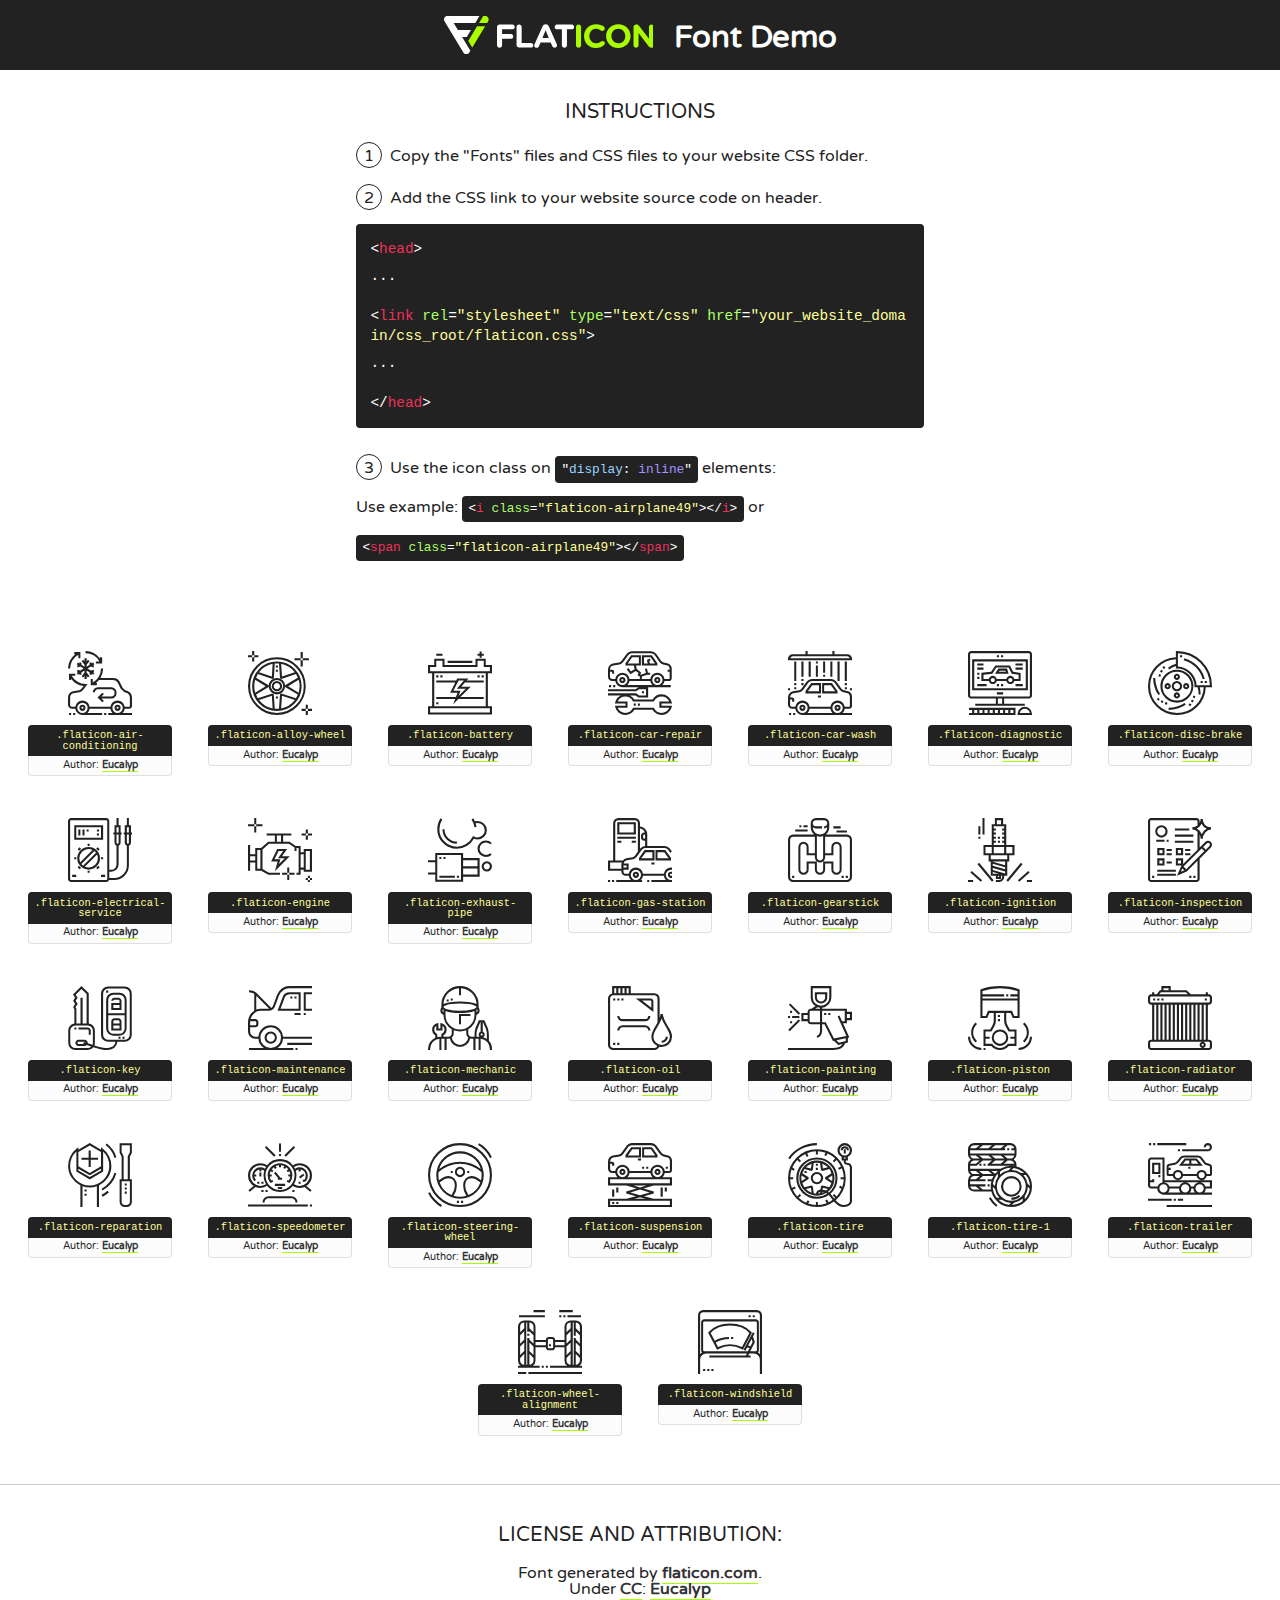
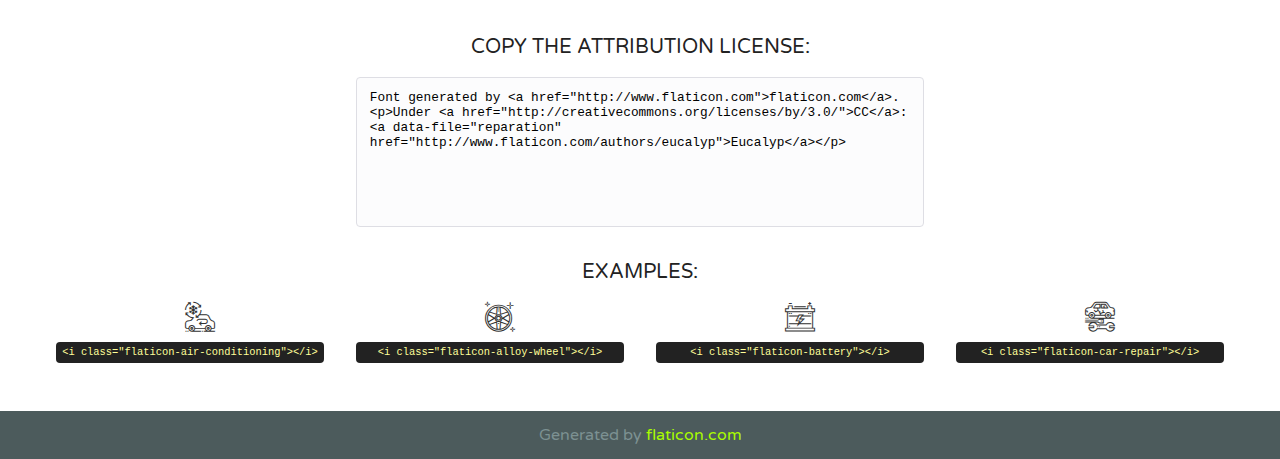
<file: Automaster/font/flaticon.html>
<!DOCTYPE html>
<!--
  Flaticon icon font: Flaticon
  Creation date: 27/07/2016 08:06
-->
<html>
<!DOCTYPE html>
<html>

<head>
    <title>Flaticon WebFont</title>
    <link href="http://fonts.googleapis.com/css?family=Varela+Round" rel="stylesheet" type="text/css" />
    <link rel="stylesheet" type="text/css" href="flaticon.css">
    <meta charset="UTF-8">
    <style>
    html, body, div, span, applet, object, iframe,
    h1, h2, h3, h4, h5, h6, p, blockquote, pre,
    a, abbr, acronym, address, big, cite, code,
    del, dfn, em, img, ins, kbd, q, s, samp,
    small, strike, strong, sub, sup, tt, var,
    b, u, i, center,
    dl, dt, dd, ol, ul, li,
    fieldset, form, label, legend,
    table, caption, tbody, tfoot, thead, tr, th, td,
    article, aside, canvas, details, embed, 
    figure, figcaption, footer, header, hgroup, 
    menu, nav, output, ruby, section, summary,
    time, mark, audio, video {
        margin: 0;
        padding: 0;
        border: 0;
        font-size: 100%;
        font: inherit;
        vertical-align: baseline;
    }
    /* HTML5 display-role reset for older browsers */
    article, aside, details, figcaption, figure, 
    footer, header, hgroup, menu, nav, section {
        display: block;
    }
    body {
        line-height: 1;
    }
    ol, ul {
        list-style: none;
    }
    blockquote, q {
        quotes: none;
    }
    blockquote:before, blockquote:after,
    q:before, q:after {
        content: '';
        content: none;
    }
    table {
        border-collapse: collapse;
        border-spacing: 0;
    }
    body {
        font-family: 'Varela Round', Helvetica, Arial, sans-serif;
        font-size: 16px;
        color: #222;
    }
    a {
        color: #333;
        border-bottom: 1px solid #a9fd00;
        font-weight: bold;
        text-decoration: none;
    }
    * {
        -moz-box-sizing: border-box;
        -webkit-box-sizing: border-box;
        box-sizing: border-box;
        margin: 0;
        padding: 0;
    }
    [class^="flaticon-"]:before, [class*=" flaticon-"]:before, [class^="flaticon-"]:after, [class*=" flaticon-"]:after {
        font-family: Flaticon;
        font-size: 30px;
        font-style: normal;
        margin-left: 20px;
        color: #333;
    }
    .wrapper {
        max-width: 600px;
        margin: auto;
        padding: 0 1em;
    }
    .title {
        font-size: 1.25em;
        text-align: center;
        margin-bottom: 1em;
        text-transform: uppercase;
    }
    header {
        text-align: center;
        background-color: #222;
        color: #fff;
        padding: 1em;
    }
    header .logo {
        width: 210px;
        height: 38px;
        display: inline-block;
        vertical-align: middle;
        margin-right: 1em;
        border: none;
    }
    header strong {
        font-size: 1.95em;
        font-weight: bold;
        vertical-align: middle;
        margin-top: 5px;
        display: inline-block;
    }
    .demo {
        margin: 2em auto;
        line-height: 1.25em;
    }
    .demo ul li {
        margin-bottom: 1em;
    }
    .demo ul li .num {
        color: #222;
        border-radius: 20px;
        display: inline-block;
        width: 26px;
        padding: 3px;
        height: 26px;
        text-align: center;
        margin-right: 0.5em;
        border: 1px solid #222;
    }
    .demo ul li code {
        background-color: #222;
        border-radius: 4px;
        padding: 0.25em 0.5em;
        display: inline-block;
        color: #fff;
        font-family: Consolas,Monaco,Lucida Console,Liberation Mono,DejaVu Sans Mono,Bitstream Vera Sans Mono,Courier New, monospace;
        font-weight: lighter;
        margin-top: 1em;
        font-size: 0.8em;
        word-break: break-all;
    }
    .demo ul li code.big {
        padding: 1em;
        font-size: 0.9em;
    }
    .demo ul li code .red {
        color: #EF3159;
    }
    .demo ul li code .green {
        color: #ACFF65;
    }
    .demo ul li code .yellow {
        color: #FFFF99;
    }
    .demo ul li code .blue {
        color: #99D3FF;
    }
    .demo ul li code .purple {
        color: #A295FF;
    }
    .demo ul li code .dots {
        margin-top: 0.5em;
        display: block;
    }
    #glyphs {
        border-bottom: 1px solid #ccc;
        padding: 2em 0;
        text-align: center;
    }
    .glyph {
        display: inline-block;
        width: 9em;
        margin: 1em;
        text-align: center;
        vertical-align: top;
        background: #FFF;
    }
    .glyph .glyph-icon {
        padding: 10px;
        display: block;
        font-family:"Flaticon";
        font-size: 64px;
        line-height: 1;
    }
    .glyph .glyph-icon:before {
        font-size: 64px;
        color: #222;
        margin-left: 0;
    }
    .class-name {
        font-size: 0.65em;
        background-color: #222;
        color: #fff;
        border-radius: 4px 4px 0 0;
        padding: 0.5em;
        color: #FFFF99;
        font-family: Consolas,Monaco,Lucida Console,Liberation Mono,DejaVu Sans Mono,Bitstream Vera Sans Mono,Courier New, monospace;
    }
    .author-name {
        font-size: 0.6em;
        background-color: #fcfcfd;
        border: 1px solid #DEDEE4;
        border-top: 0;
        border-radius: 0 0 4px 4px;
        padding: 0.5em;
    }
    .class-name:last-child {
        font-size: 10px;
        color:#888;
    }
    .class-name:last-child a {
        font-size: 10px;
        color:#555;
    }
    .class-name:last-child a:hover {
        color:#a9fd00;
    }
    .glyph > input {
        display: block;
        width: 100px;
        margin: 5px auto;
        text-align: center;
        font-size: 12px;
        cursor: text;
    }
    .glyph > input.icon-input {
        font-family:"Flaticon";
        font-size: 16px;
        margin-bottom: 10px;
    }
    .attribution .title {
        margin-top: 2em;
    }
    .attribution textarea {
        background-color: #fcfcfd;
        padding: 1em;
        border: none;
        box-shadow: none;
        border: 1px solid #DEDEE4;
        border-radius: 4px;
        resize: none;
        width: 100%;
        height: 150px;
        font-size: 0.8em;
        font-family: Consolas,Monaco,Lucida Console,Liberation Mono,DejaVu Sans Mono,Bitstream Vera Sans Mono,Courier New, monospace;
        -webkit-appearance: none;
    }
    .iconsuse {
        margin: 2em auto;
        text-align: center;
        max-width: 1200px;
    }
    .iconsuse:after {
        content: '';
        display: table;
        clear: both;
    }
    .iconsuse .image {
        float: left;
        width: 25%;
        padding: 0 1em;
    }
    .iconsuse .image p {
        margin-bottom: 1em;
    }
    .iconsuse .image span {
        display: block;
        font-size: 0.65em;
        background-color: #222;
        color: #fff;
        border-radius: 4px;
        padding: 0.5em;
        color: #FFFF99;
        margin-top: 1em;
        font-family: Consolas,Monaco,Lucida Console,Liberation Mono,DejaVu Sans Mono,Bitstream Vera Sans Mono,Courier New, monospace;
    }
    #footer {
        text-align: center;
        background-color: #4C5B5C;
        color: #7c9192;
        padding: 1em;
    }
    #footer a {
        border: none;
        color: #a9fd00;
        font-weight: normal;
    }
    @media (max-width: 960px) {
        .iconsuse .image {
            width: 50%;
        }
    }
    @media (max-width: 560px) {
        .iconsuse .image {
            width: 100%;
        }
    }
    </style>
</head>

<body class="characters-off">

    <header>
        <a href="http://www.flaticon.com" target="_blank" class="logo">
            <svg version="1.1" xmlns="http://www.w3.org/2000/svg" xmlns:xlink="http://www.w3.org/1999/xlink" xmlns:a="http://ns.adobe.com/AdobeSVGViewerExtensions/3.0/" viewBox="0 0 560.875 102.036" enable-background="new 0 0 560.875 102.036" xml:space="preserve">
                <defs>
                </defs>
                <g>
                    <g class="letters">
                        <path fill="#ffffff" d="M141.596,29.675c0-3.777,2.985-6.767,6.764-6.767h34.438c3.426,0,6.15,2.728,6.15,6.15
                        c0,3.43-2.724,6.149-6.15,6.149h-27.674v13.091h23.719c3.429,0,6.151,2.724,6.151,6.15c0,3.43-2.723,6.149-6.151,6.149h-23.719
                        v17.574c0,3.773-2.986,6.761-6.764,6.761c-3.779,0-6.764-2.989-6.764-6.761V29.675z"></path>
                        <path fill="#ffffff" d="M193.844,29.149c0-3.781,2.985-6.767,6.764-6.767c3.776,0,6.763,2.985,6.763,6.767v42.957h25.039
                        c3.426,0,6.149,2.726,6.149,6.153c0,3.425-2.723,6.15-6.149,6.15h-31.802c-3.779,0-6.764-2.986-6.764-6.768V29.149z"></path>
                        <path fill="#ffffff" d="M241.891,75.71l21.438-48.407c1.492-3.341,4.215-5.357,7.906-5.357h0.792
                        c3.686,0,6.323,2.017,7.815,5.357l21.439,48.407c0.436,0.967,0.701,1.845,0.701,2.723c0,3.602-2.809,6.501-6.414,6.501
                        c-3.161,0-5.269-1.845-6.499-4.655l-4.132-9.661h-27.059l-4.301,10.102c-1.144,2.631-3.426,4.214-6.237,4.214
                        c-3.517,0-6.24-2.81-6.24-6.325C241.1,77.64,241.451,76.677,241.891,75.71z M279.932,58.666l-8.521-20.297l-8.526,20.297H279.932
                        z"></path>
                        <path fill="#ffffff" d="M314.864,35.387H301.86c-3.429,0-6.239-2.813-6.239-6.238c0-3.429,2.811-6.24,6.239-6.24h39.533
                        c3.426,0,6.237,2.811,6.237,6.24c0,3.425-2.811,6.238-6.237,6.238h-13.001v42.785c0,3.773-2.99,6.761-6.764,6.761
                        c-3.779,0-6.764-2.989-6.764-6.761V35.387z"></path>
                        <path fill="#A9FD00" d="M352.615,29.149c0-3.781,2.985-6.767,6.767-6.767c3.774,0,6.761,2.985,6.761,6.767v49.024
                        c0,3.773-2.987,6.761-6.761,6.761c-3.781,0-6.767-2.989-6.767-6.761V29.149z"></path>
                        <path fill="#A9FD00" d="M374.132,53.836v-0.179c0-17.481,13.178-31.801,32.065-31.801c9.22,0,15.459,2.458,20.557,6.238
                        c1.402,1.054,2.637,2.985,2.637,5.357c0,3.692-2.985,6.59-6.681,6.59c-1.845,0-3.071-0.702-4.044-1.319
                        c-3.776-2.813-7.729-4.393-12.562-4.393c-10.364,0-17.831,8.611-17.831,19.154v0.173c0,10.542,7.291,19.329,17.831,19.329
                        c5.715,0,9.492-1.756,13.359-4.834c1.049-0.874,2.458-1.491,4.039-1.491c3.429,0,6.325,2.813,6.325,6.236
                        c0,2.106-1.056,3.78-2.282,4.834c-5.539,4.834-12.036,7.733-21.878,7.733C387.572,85.464,374.132,71.493,374.132,53.836z"></path>
                        <path fill="#A9FD00" d="M433.009,53.836v-0.179c0-17.481,13.79-31.801,32.766-31.801c18.981,0,32.592,14.143,32.592,31.628v0.173
                        c0,17.483-13.785,31.807-32.769,31.807C446.625,85.464,433.009,71.32,433.009,53.836z M484.224,53.836v-0.179
                        c0-10.539-7.725-19.326-18.626-19.326c-10.893,0-18.449,8.611-18.449,19.154v0.173c0,10.542,7.73,19.329,18.626,19.329
                        C476.676,72.986,484.224,64.378,484.224,53.836z"></path>
                        <path fill="#A9FD00" d="M506.233,29.321c0-3.774,2.99-6.763,6.767-6.763h1.401c3.252,0,5.183,1.583,7.029,3.953l26.093,34.265
                        V29.059c0-3.692,2.99-6.677,6.681-6.677c3.683,0,6.671,2.985,6.671,6.677v48.934c0,3.78-2.987,6.765-6.764,6.765h-0.436
                        c-3.257,0-5.188-1.581-7.034-3.953l-27.056-35.492v32.944c0,3.687-2.985,6.676-6.678,6.676c-3.683,0-6.673-2.989-6.673-6.676
                        V29.321z"></path>
                    </g>
                    <g class="insignia">
                        <path fill="#ffffff" d="M48.372,56.137h12.517l11.156-18.537H37.186L25.688,18.539h57.825L94.668,0H9.271
                        C5.925,0,2.842,1.801,1.198,4.716c-1.644,2.907-1.593,6.482,0.134,9.343l50.38,83.501c1.678,2.781,4.689,4.476,7.938,4.476
                        c3.246,0,6.257-1.695,7.935-4.476l2.898-4.804L48.372,56.137z"></path>
                        <g class="i">
                            <path fill="#A9FD00" d="M93.575,18.539h0.031v0.004l21.652,0.004l2.705-4.488c1.727-2.861,1.778-6.436,0.133-9.343
                            C116.454,1.801,113.371,0,110.026,0h-5.294L93.575,18.539z"></path>
                            <polygon fill="#A9FD00" points="88.291,27.356 64.725,66.486 75.519,84.404 109.942,27.356"></polygon>
                        </g>
                    </g>
                </g>
            </svg>
        </a>
        <strong>Font Demo</strong>
    </header>


    <section class="demo wrapper">

        <p class="title">Instructions</p>

        <ul>
            <li>
                <span class="num">1</span>Copy the "Fonts" files and CSS files to your website CSS folder.
            </li>
            <li>
                <span class="num">2</span>Add the CSS link to your website source code on header.
                <code class="big">
                    &lt;<span class="red">head</span>&gt;
                    <br/><span class="dots">...</span>
                    <br/>&lt;<span class="red">link</span> <span class="green">rel</span>=<span class="yellow">"stylesheet"</span> <span class="green">type</span>=<span class="yellow">"text/css"</span> <span class="green">href</span>=<span class="yellow">"your_website_domain/css_root/flaticon.css"</span>&gt;
                    <br/><span class="dots">...</span>
                    <br/>&lt;/<span class="red">head</span>&gt;
                </code>
            </li>

            <li>
                <p>
                    <span class="num">3</span>Use the icon class on <code>"<span class="blue">display</span>:<span class="purple"> inline</span>"</code> elements:
                    <br />
                    Use example: <code>&lt;<span class="red">i</span> <span class="green">class</span>=<span class="yellow">&quot;flaticon-airplane49&quot;</span>&gt;&lt;/<span class="red">i</span>&gt;</code> or <code>&lt;<span class="red">span</span> <span class="green">class</span>=<span class="yellow">&quot;flaticon-airplane49&quot;</span>&gt;&lt;/<span class="red">span</span>&gt;</code>
            </li>
        </ul>

    </section>




   <section id="glyphs">          
    
      
        <div class="glyph"><div class="glyph-icon flaticon-air-conditioning"></div>
            <div class="class-name">.flaticon-air-conditioning</div>
            <div class="author-name">Author: <a data-file="air-conditioning" href="http://www.flaticon.com/authors/eucalyp">Eucalyp</a> </div> 
        </div>        
        
        <div class="glyph"><div class="glyph-icon flaticon-alloy-wheel"></div>
            <div class="class-name">.flaticon-alloy-wheel</div>
            <div class="author-name">Author: <a data-file="alloy-wheel" href="http://www.flaticon.com/authors/eucalyp">Eucalyp</a> </div> 
        </div>        
        
        <div class="glyph"><div class="glyph-icon flaticon-battery"></div>
            <div class="class-name">.flaticon-battery</div>
            <div class="author-name">Author: <a data-file="battery" href="http://www.flaticon.com/authors/eucalyp">Eucalyp</a> </div> 
        </div>        
        
        <div class="glyph"><div class="glyph-icon flaticon-car-repair"></div>
            <div class="class-name">.flaticon-car-repair</div>
            <div class="author-name">Author: <a data-file="car-repair" href="http://www.flaticon.com/authors/eucalyp">Eucalyp</a> </div> 
        </div>        
        
        <div class="glyph"><div class="glyph-icon flaticon-car-wash"></div>
            <div class="class-name">.flaticon-car-wash</div>
            <div class="author-name">Author: <a data-file="car-wash" href="http://www.flaticon.com/authors/eucalyp">Eucalyp</a> </div> 
        </div>        
        
        <div class="glyph"><div class="glyph-icon flaticon-diagnostic"></div>
            <div class="class-name">.flaticon-diagnostic</div>
            <div class="author-name">Author: <a data-file="diagnostic" href="http://www.flaticon.com/authors/eucalyp">Eucalyp</a> </div> 
        </div>        
        
        <div class="glyph"><div class="glyph-icon flaticon-disc-brake"></div>
            <div class="class-name">.flaticon-disc-brake</div>
            <div class="author-name">Author: <a data-file="disc-brake" href="http://www.flaticon.com/authors/eucalyp">Eucalyp</a> </div> 
        </div>        
        
        <div class="glyph"><div class="glyph-icon flaticon-electrical-service"></div>
            <div class="class-name">.flaticon-electrical-service</div>
            <div class="author-name">Author: <a data-file="electrical-service" href="http://www.flaticon.com/authors/eucalyp">Eucalyp</a> </div> 
        </div>        
        
        <div class="glyph"><div class="glyph-icon flaticon-engine"></div>
            <div class="class-name">.flaticon-engine</div>
            <div class="author-name">Author: <a data-file="engine" href="http://www.flaticon.com/authors/eucalyp">Eucalyp</a> </div> 
        </div>        
        
        <div class="glyph"><div class="glyph-icon flaticon-exhaust-pipe"></div>
            <div class="class-name">.flaticon-exhaust-pipe</div>
            <div class="author-name">Author: <a data-file="exhaust-pipe" href="http://www.flaticon.com/authors/eucalyp">Eucalyp</a> </div> 
        </div>        
        
        <div class="glyph"><div class="glyph-icon flaticon-gas-station"></div>
            <div class="class-name">.flaticon-gas-station</div>
            <div class="author-name">Author: <a data-file="gas-station" href="http://www.flaticon.com/authors/eucalyp">Eucalyp</a> </div> 
        </div>        
        
        <div class="glyph"><div class="glyph-icon flaticon-gearstick"></div>
            <div class="class-name">.flaticon-gearstick</div>
            <div class="author-name">Author: <a data-file="gearstick" href="http://www.flaticon.com/authors/eucalyp">Eucalyp</a> </div> 
        </div>        
        
        <div class="glyph"><div class="glyph-icon flaticon-ignition"></div>
            <div class="class-name">.flaticon-ignition</div>
            <div class="author-name">Author: <a data-file="ignition" href="http://www.flaticon.com/authors/eucalyp">Eucalyp</a> </div> 
        </div>        
        
        <div class="glyph"><div class="glyph-icon flaticon-inspection"></div>
            <div class="class-name">.flaticon-inspection</div>
            <div class="author-name">Author: <a data-file="inspection" href="http://www.flaticon.com/authors/eucalyp">Eucalyp</a> </div> 
        </div>        
        
        <div class="glyph"><div class="glyph-icon flaticon-key"></div>
            <div class="class-name">.flaticon-key</div>
            <div class="author-name">Author: <a data-file="key" href="http://www.flaticon.com/authors/eucalyp">Eucalyp</a> </div> 
        </div>        
        
        <div class="glyph"><div class="glyph-icon flaticon-maintenance"></div>
            <div class="class-name">.flaticon-maintenance</div>
            <div class="author-name">Author: <a data-file="maintenance" href="http://www.flaticon.com/authors/eucalyp">Eucalyp</a> </div> 
        </div>        
        
        <div class="glyph"><div class="glyph-icon flaticon-mechanic"></div>
            <div class="class-name">.flaticon-mechanic</div>
            <div class="author-name">Author: <a data-file="mechanic" href="http://www.flaticon.com/authors/eucalyp">Eucalyp</a> </div> 
        </div>        
        
        <div class="glyph"><div class="glyph-icon flaticon-oil"></div>
            <div class="class-name">.flaticon-oil</div>
            <div class="author-name">Author: <a data-file="oil" href="http://www.flaticon.com/authors/eucalyp">Eucalyp</a> </div> 
        </div>        
        
        <div class="glyph"><div class="glyph-icon flaticon-painting"></div>
            <div class="class-name">.flaticon-painting</div>
            <div class="author-name">Author: <a data-file="painting" href="http://www.flaticon.com/authors/eucalyp">Eucalyp</a> </div> 
        </div>        
        
        <div class="glyph"><div class="glyph-icon flaticon-piston"></div>
            <div class="class-name">.flaticon-piston</div>
            <div class="author-name">Author: <a data-file="piston" href="http://www.flaticon.com/authors/eucalyp">Eucalyp</a> </div> 
        </div>        
        
        <div class="glyph"><div class="glyph-icon flaticon-radiator"></div>
            <div class="class-name">.flaticon-radiator</div>
            <div class="author-name">Author: <a data-file="radiator" href="http://www.flaticon.com/authors/eucalyp">Eucalyp</a> </div> 
        </div>        
        
        <div class="glyph"><div class="glyph-icon flaticon-reparation"></div>
            <div class="class-name">.flaticon-reparation</div>
            <div class="author-name">Author: <a data-file="reparation" href="http://www.flaticon.com/authors/eucalyp">Eucalyp</a> </div> 
        </div>        
        
        <div class="glyph"><div class="glyph-icon flaticon-speedometer"></div>
            <div class="class-name">.flaticon-speedometer</div>
            <div class="author-name">Author: <a data-file="speedometer" href="http://www.flaticon.com/authors/eucalyp">Eucalyp</a> </div> 
        </div>        
        
        <div class="glyph"><div class="glyph-icon flaticon-steering-wheel"></div>
            <div class="class-name">.flaticon-steering-wheel</div>
            <div class="author-name">Author: <a data-file="steering-wheel" href="http://www.flaticon.com/authors/eucalyp">Eucalyp</a> </div> 
        </div>        
        
        <div class="glyph"><div class="glyph-icon flaticon-suspension"></div>
            <div class="class-name">.flaticon-suspension</div>
            <div class="author-name">Author: <a data-file="suspension" href="http://www.flaticon.com/authors/eucalyp">Eucalyp</a> </div> 
        </div>        
        
        <div class="glyph"><div class="glyph-icon flaticon-tire"></div>
            <div class="class-name">.flaticon-tire</div>
            <div class="author-name">Author: <a data-file="tire" href="http://www.flaticon.com/authors/eucalyp">Eucalyp</a> </div> 
        </div>        
        
        <div class="glyph"><div class="glyph-icon flaticon-tire-1"></div>
            <div class="class-name">.flaticon-tire-1</div>
            <div class="author-name">Author: <a data-file="tire-1" href="http://www.flaticon.com/authors/eucalyp">Eucalyp</a> </div> 
        </div>        
        
        <div class="glyph"><div class="glyph-icon flaticon-trailer"></div>
            <div class="class-name">.flaticon-trailer</div>
            <div class="author-name">Author: <a data-file="trailer" href="http://www.flaticon.com/authors/eucalyp">Eucalyp</a> </div> 
        </div>        
        
        <div class="glyph"><div class="glyph-icon flaticon-wheel-alignment"></div>
            <div class="class-name">.flaticon-wheel-alignment</div>
            <div class="author-name">Author: <a data-file="wheel-alignment" href="http://www.flaticon.com/authors/eucalyp">Eucalyp</a> </div> 
        </div>        
        
        <div class="glyph"><div class="glyph-icon flaticon-windshield"></div>
            <div class="class-name">.flaticon-windshield</div>
            <div class="author-name">Author: <a data-file="windshield" href="http://www.flaticon.com/authors/eucalyp">Eucalyp</a> </div> 
        </div>        
        

    </section>



    <section class="attribution wrapper"   style="text-align:center;">

      <div class="title">License and attribution:</div><div class="attrDiv">Font generated by <a href="http://www.flaticon.com">flaticon.com</a>. <div><p>Under <a href="http://creativecommons.org/licenses/by/3.0/">CC</a>: <a data-file="reparation" href="http://www.flaticon.com/authors/eucalyp">Eucalyp</a></p>  </div>
      </div>
      <div class="title">Copy the Attribution License:</div>

    <textarea onclick="this.focus();this.select();">Font generated by &lt;a href=&quot;http://www.flaticon.com&quot;&gt;flaticon.com&lt;/a&gt;. <p>Under <a href="http://creativecommons.org/licenses/by/3.0/">CC</a>: <a data-file="reparation" href="http://www.flaticon.com/authors/eucalyp">Eucalyp</a></p>  
     </textarea>

    </section>

    <section class="iconsuse">

          <div class="title">Examples:</div>            
             
            <div class="image">
                <p>
                    <i class="glyph-icon flaticon-air-conditioning"></i> 
                    <span>&lt;i class=&quot;flaticon-air-conditioning&quot;&gt;&lt;/i&gt;</span>
                </p>
            </div>
            
            <div class="image">
                <p>
                    <i class="glyph-icon flaticon-alloy-wheel"></i> 
                    <span>&lt;i class=&quot;flaticon-alloy-wheel&quot;&gt;&lt;/i&gt;</span>
                </p>
            </div>
            
            <div class="image">
                <p>
                    <i class="glyph-icon flaticon-battery"></i> 
                    <span>&lt;i class=&quot;flaticon-battery&quot;&gt;&lt;/i&gt;</span>
                </p>
            </div>
            
            <div class="image">
                <p>
                    <i class="glyph-icon flaticon-car-repair"></i> 
                    <span>&lt;i class=&quot;flaticon-car-repair&quot;&gt;&lt;/i&gt;</span>
                </p>
            </div>
                       
        </div>
                            
    </section>

<div id="footer">
    <div>Generated by <a href="http://www.flaticon.com">flaticon.com</a>
    </div>
</div>



</body>
</html>
</file>
<file: style.css>
* {
	margin: 0;
	padding: 0;
}

body {
	font-family: 'Raleway', sans-serif;
	background-color: #f1c40f;
}

.block {
	width: 100%;
	height: 100vh;
	display: flex;
	justify-content: center;
	align-items: center;
}

ul li {
	list-style: none;
	text-align: center;
	padding-top: 20px;
}

a {
	text-decoration: none;
	color: #000;
	font-size: 70px;
	font-weight: bold;
}

a:hover {
	color: #8e44ad;
}
</file>
<file: hypeloot-starter/index.8f305ea5.css>
*{box-sizing:border-box;margin:0;padding:0}body{background-color:#111;font-family:Poppins,sans-serif;font-weight:500}.content{height:100vh;align-items:center;padding-left:45vw;display:flex}@media screen and (max-width:1600px){.content{padding-left:40vw}}@media screen and (max-width:1399px){.content{padding-left:25vw;position:relative}}@media screen and (max-width:1023px){.content{padding:0 20px}}.content__title{color:#fff;font-size:80px;font-weight:800;line-height:100px}@media screen and (max-width:1399px){.content__title{font-size:70px;line-height:90px}}@media screen and (max-width:1023px){.content__title{font-size:60px;line-height:80px}}@media screen and (max-width:767px){.content__title{font-size:32px;line-height:48px}}.content__descr{color:#838383;margin-top:20px;font-size:20px;line-height:30px}@media screen and (max-width:767px){.content__descr{font-size:16px;line-height:24px}}.content__actions{gap:50px;margin-top:60px;display:flex}@media screen and (max-width:1023px){.content__actions{flex-direction:column;align-items:flex-start;gap:30px}}@media screen and (max-width:767px){.content__actions{margin-top:40px}}.subscribe-form{background-color:#292929;border-radius:14px;padding:8px;display:flex}.subscribe-form__input{width:260px;color:#fff;background-color:#0000;border:none;outline:none;padding:0 12px;font-family:Poppins,sans-serif;font-size:14px;font-weight:500;line-height:20px}.subscribe-form__input::placeholder{color:#838383}@media screen and (max-width:767px){.subscribe-form__input{width:170px}}.subscribe-form__btn{color:#fff;text-transform:uppercase;cursor:pointer;background-color:#fc8f2b;border:none;border-radius:8px;padding:12px 30px;font-family:Poppins,sans-serif;font-size:16px;font-weight:600;line-height:20px}@media screen and (max-width:767px){.subscribe-form__btn{padding:12px 20px}}.socials{gap:10px;list-style:none;display:flex}.socials__item{width:60px;height:60px;background-color:#292929;border-radius:10px}.socials__link{height:100%;width:100%;justify-content:center;align-items:center;display:flex}.boxes{height:100vh;gap:60px;padding:60px;display:flex;position:absolute;top:0;left:0;overflow:hidden}@media screen and (max-width:767px){.boxes{width:100%;gap:20px;padding:20px}}.boxes__logo{aspect-ratio:1/1;z-index:1;background-color:#111;border-radius:10px;justify-content:center;align-items:center;padding:20px;display:flex;position:absolute;top:50%;left:50%;transform:translate(-50%,-50%);box-shadow:0 0 38px 6px #fff}@media screen and (max-width:1399px){.boxes__logo{display:none}}.boxes__row{height:200%;flex-direction:column;gap:20px;animation-name:marquee-boxes-up;animation-duration:15s;animation-timing-function:linear;animation-iteration-count:infinite;display:flex}@media screen and (max-width:767px){.boxes__row{flex:1}}.boxes__row-inner{height:50%;flex-direction:column;gap:20px;display:flex}.boxes__item{height:calc(20% - 16px);object-fit:contain;opacity:.3;transition:opacity .3s}.boxes__item:hover{opacity:1}@keyframes marquee-boxes-down{0%{transform:translateY(calc(-50% - 20px))}to{transform:translateY(0%)}}@keyframes marquee-boxes-up{0%{transform:translateY(0%)}to{transform:translateY(calc(-50% - 20px))}}
/*# sourceMappingURL=index.8f305ea5.css.map */
</file>
<file: Industrial/style.css>
@font-face {
	font-family: HKGrotesk;
	src: url(fonts/HKGrotesk-Light.otf);
}

@font-face {
	font-family: LeagueSpartan;
	src: url(fonts/LeagueSpartan-Bold.otf);
}

.container {
	width: 1170px;
	margin: 0 auto;
}

.container::after {
	display: table;
	content: "";
	clear: both;
}

* {
	margin: 0;
	padding: 0;
}

body {
	background-color: #272f45;
	color: #fff;
	font-family: HKGrotesk;
}

.heading,
.btn {
	font-family: LeagueSpartan;
	text-transform: uppercase;
	color: #fff;
}

.btn {
	font-size: 18px;
	width: 120px;
	height: 48px;
	background: rgba(255, 255, 255, 0);
	border: 3px solid #eec9a2;
	transition: all 0.5s;
	padding-top: 3px;
}

.btn:hover {
	cursor: pointer;
	background-color: #eec9a2;
}


/*HEADER*/

.logo-img {
	float: left;
	margin-top: 63px;
}

.search-form form {
	float: right;
	position: relative;
	width: 176px;
	background: #272f45;
	border-bottom: 3px solid #63757e;
	margin-top: 85px;
}

.search-form input,
.search-form button {
	border: none;
	outline: none;
	background: transparent;
}

.search-form input {
	width: 100%;
	height: 28px;
	color: #fff;
	font-size: 18px;
}

.search-form input::-webkit-input-placeholder {
	font-family: HKGrotesk;
	color: #92a1a9;
	font-size: 24px;
}

.search-form input::-moz-placeholder {
	font-family: HKGrotesk;
	color: #92a1a9;
	font-size: 24px;
}

.search-form input::-ms-input-placeholder {
	font-family: HKGrotesk;
	color: #92a1a9;
	font-size: 24px;
}

.search-form button {
	position: absolute;
	top: 0;
	right: 0;
	cursor: pointer;
}

.search-form button:before {
	content: "\f002";
	font-family: FontAwesome;
	font-size: 20px;
	color: #63757e;
}


/*SECTION-1*/

.section-bg {
	margin-top: 53px;
	background-image: url(img/Gina.jpg);
	background-size: cover;
	box-sizing: border-box;
	height: 690px;
	position: relative;
	padding-top: 110px;
}

.kick-img {
	position: absolute;
	top: 37px;
	right: 37px;
}

.content {
	margin-left: 59px;
}

.content__heading {
	font-size: 80px;
	line-height: normal;
	margin-bottom: 20px;
}

.content__text {
	font-size: 32px;
}

.content__btn {
	font-family: HKGrotesk;
	color: #fff;
	font-size: 24px;
	width: 160px;
	height: 60px;
	background: rgba(255, 255, 255, 0);
	border: 3px solid #eec9a2;
	margin-top: 140px;
	transition: all 0.5s;
}

.content__btn:hover {
	cursor: pointer;
	background-color: #eec9a2;
}


/*SECTION-2*/

.section-2 {
	margin-top: 40px;
}

.block__heading {
	font-size: 48px;
}

.block__text {
	font-size: 24px;
	margin-top: 10px;
}

.block__btn {
	margin-top: 60px;
}

.block-1 {
	background-image: url(img/Beoplay.png);
	background-repeat: no-repeat;
	background-position: -80px -80px;
	box-sizing: border-box;
	float: left;
	background-color: #60b79f;
	width: 560px;
	height: 520px;
	padding-top: 60px;
	padding-right: 30px;
}

.block-1__content {
	text-align: right;
}

.block-2 {
	background-image: url(img/Leica.png);
	background-repeat: no-repeat;
	background-position: 140px 240px;
	box-sizing: border-box;
	float: right;
	background-color: #7778c6;
	width: 560px;
	height: 520px;
	padding-top: 60px;
	padding-left: 30px;
}


/*SECTION-3*/

.section-3 {
	margin-top: 40px;
}

.block__heading-2 {
	font-size: 36px;
	margin-top: 10px;
}

.block__text-2 {
	font-size: 16px;
}

.block__btn-2 {
	margin-top: 25px;
}

.block-3 {
	background-image: url(img/Molekule.png);
	background-repeat: no-repeat;
	background-position: center 250px;
	box-sizing: border-box;
	background-color: #e97864;
	float: left;
	width: 360px;
	height: 440px;
	margin-right: 45px;
	text-align: center;
	padding-top: 65px;
}

.block-4 {
	background-image: url(img/p9-signature.png);
	background-repeat: no-repeat;
	background-position: -325px -160px;
	box-sizing: border-box;
	background-color: #557581;
	float: left;
	width: 360px;
	height: 440px;
	text-align: center;
	padding-top: 250px;
}

.block-5 {
	background-image: url(img/DR-II.png);
	background-repeat: no-repeat;
	background-position: center 250px;
	box-sizing: border-box;
	background-color: #82c9d8;
	float: right;
	width: 360px;
	height: 440px;
	text-align: center;
	padding-top: 65px;
}


/*SECTION-4*/

.section-4 {
	margin-top: 150px;
	text-align: center;
}

.section-4__text-1 {
	font-size: 36px;
	color: #93a1a9;
}

.section-4__text-2 {
	font-size: 18px;
	color: #7f919b;
	margin-top: 20px;
}

.email__input {
	text-align: center;
	color: #fff;
	width: 354px;
	height: 60px;
	border: 3px solid #63757e;
	background-color: rgba(255, 255, 255, 0);
	margin-top: 50px;
	font-size: 20px;
}

.email__input::-webkit-input-placeholder {
	font-family: HKGrotesk;
	color: #92a1a9;
	font-size: 24px;
}

.email__input::-moz-placeholder {
	font-family: HKGrotesk;
	color: #92a1a9;
	font-size: 24px;
}

.email__input::-ms-input-placeholder {
	font-family: HKGrotesk;
	color: #92a1a9;
	font-size: 24px;
}

.sub__btn {
	font-family: LeagueSpartan;
	text-transform: uppercase;
	color: #fff;
	font-size: 18px;
	width: 360px;
	height: 60px;
	background: rgba(255, 255, 255, 0);
	border: 3px solid #82c9d8;
	transition: all 0.5s;
	padding-top: 3px;
	margin-top: 20px;
}

.sub__btn:hover {
	cursor: pointer;
	background-color: #82c9d8;
}


/*FOOTER*/

.footer__nav {
	text-align: center;
	margin-top: 100px;
}

.footer__nav li {
	display: inline-block;
	padding-left: 20px;
	padding-right: 20px;
	border-right: 1px solid #92a1a9;
}

.footer__nav li:last-child {
	border: none;
}

.footer__nav a {
	text-decoration: none;
	color: #92a1a9;
	font-size: 24px;
}

.footer__nav a:hover {
	color: #fff;	
}

.copyright {
	text-align: center;
	color:  #7f919b;
	font-size: 18px;
	margin-top: 30px;
	margin-bottom: 60px;
}
</file>
<file: msk-ix/css/style.css>
* {
	padding: 0;
	margin: 0;
}

body {
	font-family: 'Open Sans', sans-serif;
}

.navbar-default .navbar-toggle .icon-bar {
	background-color: #fff;
}

.navbar-default .navbar-toggle {
	border-color: #fff;
}

.navbar-default .navbar-toggle:focus,
.navbar-default .navbar-toggle:hover {
	background-color: #99acd7;
}

.head-nav {
	background-color: #274384;
	padding-top: 45px;
}

.head-nav .navbar-brand,
.head-nav .navbar-brand:hover {
	font-size: 44px;
	color: #fff;
}

.head-nav .nav {
	margin-left: 40px;
}

.head-nav .nav .head-nav-item a {
	font-size: 15px;
	color: #99acd7;
}

.head-nav .nav .head-nav-item a:hover,
.head-nav .nav .head-nav-item a:focus {
	color: #fff;
}

.head-nav .nav .head-nav-lc a {
	font-size: 15px;
	color: #fff;
}

.head-nav .nav .head-nav-lc a:hover {
	color: #fff;
}

.head-nav .nav .head-nav-item--active a {
	border-bottom: 4px solid #fff;
	color: #fff;
}

.nav li {
	margin: 0 20px;
}

.nav li a {
	padding: 10px 0;
}

.main-nav {
	position: relative;
	padding: 18px 0;
	margin-top: 50px;
	margin-bottom: 10px;
	background-color: #dde4f6;
	border-radius: 3px;
}

.main-nav ul {
	margin: 0;
	padding: 0 20px;
}

.main-nav li {
	margin: 0 9px;
	padding: 0;
	list-style: none;
	display: inline-block;
}

.main-nav a {
	padding-bottom: 16px;
	text-decoration: none;
	color: #000;
	line-height: 100%;
	font-size: 13px;
	font-weight: 600;
}

.main-nav a:hover {
	color: #343e83;
}

.main-nav .current a {
	border-bottom: 3px solid #274384;
	color: #274384;
}

.user {
	position: absolute;
	top: 19px;
	right: 30px;
	font-size: 13px;
	font-weight: 600;
}

.box {
	position: relative;
	margin-top: 20px;
	margin-bottom: 100px;
}

.box:hover .circle {
	width: 100%;
	border-radius: 30px 3px 3px 30px;
}

.box:hover .title,
.box:hover .title h2 {
	color: #fff;
	cursor: pointer;
}

.circle {
	position: absolute;
	width: 60px;
	height: 60px;
	border-radius: 30px;
	background-color: #274384;
	transition: all .3s linear;
}

.title {
	padding-left: 85px;
	z-index: 1;
	position: absolute;
	padding-top: 10px;
}

.title h2 {
	margin: 0;
	margin-bottom: 3px;
	font-size: 14px;
	color: #274384;
}

.title p {
	font-size: 13px;
	opacity: 0.7;
}

.icon {
	color: #fff;
	font-size: 30px;
	margin-left: 17px;
	margin-top: 15px;
}

.under-line {
	border-bottom: 1px solid #dde4f4;
}

.footer-bg {
	background-color: #274384;
	padding-bottom: 10px;
}

.footer-content {
	color: #99acd7;
}

.footer-content h3,
.footer-content p {
	font-size: 12px;
}

.footer-content a,
.footer-content a:hover,
.footer-content a:active {
	text-decoration: none;
	color: #fff;
}

.columns p {
	margin-bottom: 5px;
}

.copyright {
	margin-top: 20px;
}


@media (max-width: 1125px) {
  .navbar-header {
    float: none;
  }
  .navbar-left,.navbar-right {
    float: none !important;
  }
  .navbar-toggle {
    display: block;
  }
  .navbar-collapse {
    border-top: 1px solid transparent;
    box-shadow: inset 0 1px 0 rgba(255,255,255,0.1);
  }
  .navbar-fixed-top {
    top: 0;
    border-width: 0 0 1px;
  }
  .navbar-collapse.collapse {
    display: none!important;
  }
  .navbar-nav {
    float: none!important;
    margin-top: 7.5px;
  }
  .navbar-nav>li {
    float: none;
  }
  .navbar-nav>li>a {
    padding-top: 10px;
    padding-bottom: 10px;
  }
  .collapse.in{
    display:block !important;
  }
  .container-fluid>.navbar-collapse, .container-fluid>.navbar-header, .container>.navbar-collapse, .container>.navbar-header {
    margin-right: -15px;
    margin-left: -15px;
  }
}  

@media screen and (max-width: 767px) {
	.navbar-fixed-bottom {
		position: relative;
	}
	.circle {
		left: 15px;
	}

	.title {
		padding-left: 100px;
	}

}

@media screen and (max-width: 715px) {
	.main-nav {
		min-height: 56px;
		margin-top: 15px;
	}
	.main-nav ul {
		width: 160px;
		padding: 5px 0;
		position: absolute;
		top: 10px;
		left: 20px;
		border: solid 1px #274384;
		background: #fff;
		border-radius: 5px;
		box-shadow: 0 1px 2px rgba(0, 0, 0, .3);
		z-index: 2;
	}

	.main-nav ul:before {
		content: "\f0c9";
		font-family: FontAwesome;
		font-style: normal;
		font-weight: normal;
		text-decoration: inherit;
		color: #000;
		font-size: 16px;
		position: absolute;
		top: 7px;
		left: 10px;
	}

	.main-nav li {
		display: none;
		margin: 0;
	}
	.main-nav .current {
		display: block;
	}
	.main-nav a {
		display: block;
		margin-left: 32px;
		margin-right: 10px;
		padding: 5px 5px 5px 0;
		text-align: left;
	}
	.main-nav .current a {
		background: none;
		color: #274384;
	}

	.main-nav ul:hover li {
		display: block;
		margin: 0 0 5px;
	}

	.user {
		right: 20px;
	}
}

@media screen and (max-width: 450px) {
	.title h2,
	.title p {
		font-size: 12px;
	}
}

@media screen and (max-width: 390px) {
	.footer-content h3,
	.footer-content p {
		font-size: 10px;
	}
}
</file>
<file: Automaster/font/flaticon.css>
/*
  	Flaticon icon font: Flaticon
  	Creation date: 27/07/2016 08:06
  	*/

@font-face {
  font-family: "Flaticon";
  src: url("./Flaticon.eot");
  src: url("./Flaticon.eot?#iefix") format("embedded-opentype"),
       url("./Flaticon.woff") format("woff"),
       url("./Flaticon.ttf") format("truetype"),
       url("./Flaticon.svg#Flaticon") format("svg");
  font-weight: normal;
  font-style: normal;
}

@media screen and (-webkit-min-device-pixel-ratio:0) {
  @font-face {
    font-family: "Flaticon";
    src: url("./Flaticon.svg#Flaticon") format("svg");
  }
}

[class^="flaticon-"]:before, [class*=" flaticon-"]:before,
[class^="flaticon-"]:after, [class*=" flaticon-"]:after {   
  font-family: Flaticon;
        font-size: 120px;
font-style: normal;
}

.flaticon-air-conditioning:before { content: "\f100"; }
.flaticon-alloy-wheel:before { content: "\f101"; }
.flaticon-battery:before { content: "\f102"; }
.flaticon-car-repair:before { content: "\f103"; }
.flaticon-car-wash:before { content: "\f104"; }
.flaticon-diagnostic:before { content: "\f105"; }
.flaticon-disc-brake:before { content: "\f106"; }
.flaticon-electrical-service:before { content: "\f107"; }
.flaticon-engine:before { content: "\f108"; }
.flaticon-exhaust-pipe:before { content: "\f109"; }
.flaticon-gas-station:before { content: "\f10a"; }
.flaticon-gearstick:before { content: "\f10b"; }
.flaticon-ignition:before { content: "\f10c"; }
.flaticon-inspection:before { content: "\f10d"; }
.flaticon-key:before { content: "\f10e"; }
.flaticon-maintenance:before { content: "\f10f"; }
.flaticon-mechanic:before { content: "\f110"; }
.flaticon-oil:before { content: "\f111"; }
.flaticon-painting:before { content: "\f112"; }
.flaticon-piston:before { content: "\f113"; }
.flaticon-radiator:before { content: "\f114"; }
.flaticon-reparation:before { content: "\f115"; }
.flaticon-speedometer:before { content: "\f116"; }
.flaticon-steering-wheel:before { content: "\f117"; }
.flaticon-suspension:before { content: "\f118"; }
.flaticon-tire:before { content: "\f119"; }
.flaticon-tire-1:before { content: "\f11a"; }
.flaticon-trailer:before { content: "\f11b"; }
.flaticon-wheel-alignment:before { content: "\f11c"; }
.flaticon-windshield:before { content: "\f11d"; }
</file>
<file: 8/css/style.min.css>
/*! normalize.css v8.0.1 | MIT License | github.com/necolas/normalize.css */html{line-height:1.15;-webkit-text-size-adjust:100%}body{margin:0}main{display:block}h1{font-size:2em;margin:0.67em 0}hr{box-sizing:content-box;height:0;overflow:visible}pre{font-family:monospace, monospace;font-size:1em}a{background-color:transparent}abbr[title]{border-bottom:none;text-decoration:underline;-webkit-text-decoration:underline dotted;text-decoration:underline dotted}b,strong{font-weight:bolder}code,kbd,samp{font-family:monospace, monospace;font-size:1em}small{font-size:80%}sub,sup{font-size:75%;line-height:0;position:relative;vertical-align:baseline}sub{bottom:-0.25em}sup{top:-0.5em}img{border-style:none}button,input,optgroup,select,textarea{font-family:inherit;font-size:100%;line-height:1.15;margin:0}button,input{overflow:visible}button,select{text-transform:none}button,[type="button"],[type="reset"],[type="submit"]{-webkit-appearance:button}button::-moz-focus-inner,[type="button"]::-moz-focus-inner,[type="reset"]::-moz-focus-inner,[type="submit"]::-moz-focus-inner{border-style:none;padding:0}button:-moz-focusring,[type="button"]:-moz-focusring,[type="reset"]:-moz-focusring,[type="submit"]:-moz-focusring{outline:1px dotted ButtonText}fieldset{padding:0.35em 0.75em 0.625em}legend{box-sizing:border-box;color:inherit;display:table;max-width:100%;padding:0;white-space:normal}progress{vertical-align:baseline}textarea{overflow:auto}[type="checkbox"],[type="radio"]{box-sizing:border-box;padding:0}[type="number"]::-webkit-inner-spin-button,[type="number"]::-webkit-outer-spin-button{height:auto}[type="search"]{-webkit-appearance:textfield;outline-offset:-2px}[type="search"]::-webkit-search-decoration{-webkit-appearance:none}::-webkit-file-upload-button{-webkit-appearance:button;font:inherit}details{display:block}summary{display:list-item}template{display:none}[hidden]{display:none}@font-face{font-family:'Geometria';src:url("../fonts/Geometria-Thin.eot");src:local("Geometria Thin"),local("Geometria-Thin"),url("../fonts/Geometria-Thin.eot?#iefix") format("embedded-opentype"),url("../fonts/Geometria-Thin.woff") format("woff"),url("../fonts/Geometria-Thin.ttf") format("truetype");font-weight:100;font-style:normal}@font-face{font-family:'Geometria';src:url("../fonts/Geometria-MediumItalic.eot");src:local("Geometria MediumItalic"),local("Geometria-MediumItalic"),url("../fonts/Geometria-MediumItalic.eot?#iefix") format("embedded-opentype"),url("../fonts/Geometria-MediumItalic.woff") format("woff"),url("../fonts/Geometria-MediumItalic.ttf") format("truetype");font-weight:500;font-style:italic}@font-face{font-family:'Geometria';src:url("../fonts/Geometria-Italic.eot");src:local("Geometria Italic"),local("Geometria-Italic"),url("../fonts/Geometria-Italic.eot?#iefix") format("embedded-opentype"),url("../fonts/Geometria-Italic.woff") format("woff"),url("../fonts/Geometria-Italic.ttf") format("truetype");font-weight:normal;font-style:italic}@font-face{font-family:'Geometria';src:url("../fonts/Geometria-Heavy.eot");src:local("Geometria Heavy"),local("Geometria-Heavy"),url("../fonts/Geometria-Heavy.eot?#iefix") format("embedded-opentype"),url("../fonts/Geometria-Heavy.woff") format("woff"),url("../fonts/Geometria-Heavy.ttf") format("truetype");font-weight:900;font-style:normal}@font-face{font-family:'Geometria';src:url("../fonts/Geometria-ExtraBoldItalic.eot");src:local("Geometria ExtraBoldItalic"),local("Geometria-ExtraBoldItalic"),url("../fonts/Geometria-ExtraBoldItalic.eot?#iefix") format("embedded-opentype"),url("../fonts/Geometria-ExtraBoldItalic.woff") format("woff"),url("../fonts/Geometria-ExtraBoldItalic.ttf") format("truetype");font-weight:800;font-style:italic}@font-face{font-family:'Geometria';src:url("../fonts/Geometria-Medium.eot");src:local("Geometria Medium"),local("Geometria-Medium"),url("../fonts/Geometria-Medium.eot?#iefix") format("embedded-opentype"),url("../fonts/Geometria-Medium.woff") format("woff"),url("../fonts/Geometria-Medium.ttf") format("truetype");font-weight:500;font-style:normal}@font-face{font-family:'Geometria';src:url("../fonts/Geometria-BoldItalic.eot");src:local("Geometria BoldItalic"),local("Geometria-BoldItalic"),url("../fonts/Geometria-BoldItalic.eot?#iefix") format("embedded-opentype"),url("../fonts/Geometria-BoldItalic.woff") format("woff"),url("../fonts/Geometria-BoldItalic.ttf") format("truetype");font-weight:bold;font-style:italic}@font-face{font-family:'Geometria';src:url("../fonts/Geometria-LightItalic.eot");src:local("Geometria LightItalic"),local("Geometria-LightItalic"),url("../fonts/Geometria-LightItalic.eot?#iefix") format("embedded-opentype"),url("../fonts/Geometria-LightItalic.woff") format("woff"),url("../fonts/Geometria-LightItalic.ttf") format("truetype");font-weight:300;font-style:italic}@font-face{font-family:'Geometria';src:url("../fonts/Geometria-HeavyItalic.eot");src:local("Geometria HeavyItalic"),local("Geometria-HeavyItalic"),url("../fonts/Geometria-HeavyItalic.eot?#iefix") format("embedded-opentype"),url("../fonts/Geometria-HeavyItalic.woff") format("woff"),url("../fonts/Geometria-HeavyItalic.ttf") format("truetype");font-weight:900;font-style:italic}@font-face{font-family:'Geometria';src:url("../fonts/Geometria.eot");src:local("Geometria"),url("../fonts/Geometria.eot?#iefix") format("embedded-opentype"),url("../fonts/Geometria.woff") format("woff"),url("../fonts/Geometria.ttf") format("truetype");font-weight:normal;font-style:normal}@font-face{font-family:'Geometria';src:url("../fonts/Geometria-Bold.eot");src:local("Geometria Bold"),local("Geometria-Bold"),url("../fonts/Geometria-Bold.eot?#iefix") format("embedded-opentype"),url("../fonts/Geometria-Bold.woff") format("woff"),url("../fonts/Geometria-Bold.ttf") format("truetype");font-weight:bold;font-style:normal}@font-face{font-family:'Geometria';src:url("../fonts/Geometria-ExtraBold.eot");src:local("Geometria ExtraBold"),local("Geometria-ExtraBold"),url("../fonts/Geometria-ExtraBold.eot?#iefix") format("embedded-opentype"),url("../fonts/Geometria-ExtraBold.woff") format("woff"),url("../fonts/Geometria-ExtraBold.ttf") format("truetype");font-weight:800;font-style:normal}@font-face{font-family:'Geometria';src:url("../fonts/Geometria-ThinItalic.eot");src:local("Geometria ThinItalic"),local("Geometria-ThinItalic"),url("../fonts/Geometria-ThinItalic.eot?#iefix") format("embedded-opentype"),url("../fonts/Geometria-ThinItalic.woff") format("woff"),url("../fonts/Geometria-ThinItalic.ttf") format("truetype");font-weight:100;font-style:italic}@font-face{font-family:'Geometria';src:url("../fonts/Geometria-ExtraLightItalic.eot");src:local("Geometria ExtraLightItalic"),local("Geometria-ExtraLightItalic"),url("../fonts/Geometria-ExtraLightItalic.eot?#iefix") format("embedded-opentype"),url("../fonts/Geometria-ExtraLightItalic.woff") format("woff"),url("../fonts/Geometria-ExtraLightItalic.ttf") format("truetype");font-weight:200;font-style:italic}@font-face{font-family:'Geometria';src:url("../fonts/Geometria-Light.eot");src:local("Geometria Light"),local("Geometria-Light"),url("../fonts/Geometria-Light.eot?#iefix") format("embedded-opentype"),url("../fonts/Geometria-Light.woff") format("woff"),url("../fonts/Geometria-Light.ttf") format("truetype");font-weight:300;font-style:normal}@font-face{font-family:'Geometria';src:url("../fonts/Geometria-ExtraLight.eot");src:local("Geometria ExtraLight"),local("Geometria-ExtraLight"),url("../fonts/Geometria-ExtraLight.eot?#iefix") format("embedded-opentype"),url("../fonts/Geometria-ExtraLight.woff") format("woff"),url("../fonts/Geometria-ExtraLight.ttf") format("truetype");font-weight:200;font-style:normal}body{font-family:'Geometria', sans-serif;color:#000;-webkit-tap-highlight-color:transparent}.scroll-disabled{position:fixed;overflow:hidden;width:100%;height:100%}.page-wrapper{position:relative;max-width:1920px;min-height:100vh;margin:0 auto;padding:120px 0 270px;box-sizing:border-box;overflow:hidden}.container{max-width:1180px;width:100%;margin:0 auto}.event-block{position:fixed;top:0;width:390px;height:390px;padding:90px;box-sizing:border-box;font-size:50px;font-weight:800;line-height:63px;color:#fff;text-decoration:none;cursor:pointer;transition:all 0.5s, transform 1s;overflow:hidden;z-index:1;will-change:transform}.event-block:hover{width:450px;height:450px}.event-block_battle{left:0;background-color:#8627FF;border-bottom-right-radius:100%;text-align:left;transform:translate(-100%, -100%)}.event-block_smak{right:0;background-color:#FF6A00;border-bottom-left-radius:100%;text-align:right;transform:translate(100%, -100%)}.event-block__icon{position:absolute;opacity:0;transition:all 0.5s, opacity 0s 1s;will-change:transform, top, left}@media (max-width: 1440px){.event-block{width:250px;height:250px;padding:70px 30px}.event-block:hover{padding:90px}}.loaded .event-block_battle,.loaded .event-block_smak{transform:translate(0, 0)}.loaded .event-block__icon{opacity:1}.bi-1{top:13px;left:-160px}.bi-2{top:-243px;left:213px}.bi-3{top:394px;left:0}.bi-4{top:300px;left:223px}.bi-5{top:-73px;left:226px}.bi-6{top:424px;left:-72px}.bi-7{top:90px;left:386px}.si-1{top:362px;left:98px}.si-2{top:-243px;left:-19px}.si-3{top:129px;left:368px}.si-4{top:361px;left:225px}.si-5{top:41px;left:-70px}.si-6{top:405px;left:378px}.si-7{top:40px;left:-106px}.event-block_battle:hover .bi-1{top:20px;left:-74px;transform:scale(0.85031)}.event-block_battle:hover .bi-2{top:-23px;left:272px;transform:scale(0.7121)}.event-block_battle:hover .bi-3{top:205px;left:39px;transform:scale(0.8478) rotate(30deg)}.event-block_battle:hover .bi-4{top:205px;left:175px;transform:scale(0.7687) rotate(-30deg)}.event-block_battle:hover .bi-5{top:22px;left:196px;transform:scale(0.8332) rotate(-25deg)}.event-block_battle:hover .bi-6{top:224px;left:8px;transform:scale(0.5714) rotate(-30deg)}.event-block_battle:hover .bi-7{top:210px;left:296px;transform:scale(0.6508) rotate(30deg)}.event-block_smak:hover .si-1{top:208px;left:69px}.event-block_smak:hover .si-2{top:-132px;left:94px}.event-block_smak:hover .si-3{top:-75px;left:322px}.event-block_smak:hover .si-4{top:237px;left:252px}.event-block_smak:hover .si-5{top:3px;left:30px;transform:rotate(30deg)}.event-block_smak:hover .si-6{top:225px;left:361px}.event-block_smak:hover .si-7{top:112px;left:56px}.flower{position:absolute;transition:all 1s;will-change:top, left}.flower_1{top:-295px;left:-390px}.flower_2{top:-290px;left:306px}.flower_3{top:34px;right:-816px}.flower_4{top:496px;right:-311px}.flower_5{top:717px;right:-262px}.flower_6{bottom:-205px;right:-124px}.flower_7{bottom:-228px;right:632px}.flower_8{bottom:-310px;left:485px}.flower_9{bottom:-553px;left:27px}.flower_10{top:768px;left:-264px}.flower_11{top:344px;left:-157px}.loaded .flower_1{top:15px;left:-89px}.loaded .flower_2{top:-35px;left:306px}.loaded .flower_3{top:36px;right:-108px}.loaded .flower_4{top:466px;right:99px}@media (max-width: 1440px){.loaded .flower_4{right:-70px}}.loaded .flower_5{top:656px;right:-74px}.loaded .flower_6{bottom:52px;right:178px}@media (max-width: 1440px){.loaded .flower_6{right:100px}}.loaded .flower_7{bottom:-83px;right:622px}@media (max-width: 1440px){.loaded .flower_7{right:500px}}.loaded .flower_8{bottom:-112px;left:520px}@media (max-width: 1440px){.loaded .flower_8{left:230px}}.loaded .flower_9{bottom:-180px;left:44px}@media (max-width: 1440px){.loaded .flower_9{left:-45px}}.loaded .flower_10{top:548px;left:73px}@media (max-width: 1440px){.loaded .flower_10{left:20px}}.loaded .flower_11{top:344px;left:299px}@media (max-width: 1440px){.loaded .flower_11{left:95px}}.title-row{display:flex;justify-content:center}.title-wrapper{position:relative}.title{font-size:144px;font-weight:900;line-height:181px;opacity:0;transition:opacity 1s linear;will-change:opacity}.descr{margin-top:15px;font-size:24px;font-weight:800;line-height:30px;text-align:center;color:#ff279c;opacity:0;transition:opacity 1s linear;will-change:opacity}.video-wrapper{display:flex;justify-content:center;margin-top:70px}.video-container{position:relative;opacity:0;transition:opacity 1s linear;will-change:opacity}.video-container .ytp-large-play-button{display:none}.video-play-btn{position:absolute;top:50%;left:50%;transform:translate(-50%, -50%);cursor:pointer;z-index:1}.video{position:absolute;top:0;left:0;width:100%;height:100%;outline:none}.loaded .title,.loaded .descr,.loaded .video-container{opacity:1}.event-control{position:fixed;top:0;width:196px;height:196px;padding-top:60px;box-sizing:border-box;font-size:30px;font-weight:800;line-height:38px;color:#fff;text-decoration:none;cursor:pointer;transition:all 0.7s;overflow:hidden;z-index:1}.event-control_left{left:0;padding-left:35px;border-bottom-right-radius:100%;text-align:left}.event-control_right{right:0;padding-right:50px;border-bottom-left-radius:100%;text-align:right}.event-control_purple{background-color:#8627ff}.event-control_orange{background-color:#ff6b00}.faq{position:fixed;top:0;left:0;width:100%;height:100%;display:flex;justify-content:center;align-items:center;z-index:2;opacity:0;transform:translateX(100%);transition:all 0.7s}.faq__close{position:absolute;top:60px;right:60px;display:flex;cursor:pointer}.faq__title{position:absolute;top:60px;right:60px;transition:all 0.7s}.faq__content{max-width:760px;width:100%}.faq__item{display:flex;align-items:center;font-size:24px;font-weight:800;line-height:30px;color:#fff}.faq__item+.faq__item{margin-top:40px}.faq__item-num{width:60px;height:60px;margin-right:20px;border-radius:50%;background-color:#fff;color:#000;font-size:24px;font-weight:800;line-height:60px;text-align:center}.faq.opened{opacity:1;transform:translateX(0)}.faq-show.opened{width:120%;height:190%}.faq-show.opened .faq__title{font-size:48px;line-height:60px}.event-title-icon{position:absolute}.event-title-icon_b1{top:70px;left:-20px}.event-title-icon_b2{top:-61px;left:65px}.event-title-icon_b3{top:-19px;right:320px}.event-title-icon_b4{bottom:2px;right:194px}.event-title-icon_b5{top:19px;right:-140px}.event-title-icon_s1{top:-61px;left:-175px}.event-title-icon_s2{bottom:-46px;left:40px}.event-title-icon_s3{top:14px;right:45px}.event-title-icon_s4{top:-36px;right:-80px}.player-card-wrapper{display:flex;flex-wrap:wrap;justify-content:center;margin:40px -10px 0}.player-card{width:calc(25% - 20px);margin:0 10px;padding-bottom:20px;background-color:#fff;box-shadow:0 0 20px rgba(0,0,0,0.1);border-radius:20px;overflow:hidden}.player-card:nth-child(n+5){margin-top:40px}.player-card__img{position:relative}.player-card__img:hover .player-card_img_default{opacity:0}.player-card__img:hover .player-card__img_hover{opacity:1}.player-card__img img{display:block;width:100%;transition:opacity 0.3s}.player-card__img__default{opacity:1}.player-card__img_hover{position:absolute;top:0;left:0;opacity:0}.player-card__name{margin-top:15px;font-size:24px;font-weight:800;line-height:30px;text-align:center}.player-card__skill{display:flex;justify-content:center}.player-card__skill img+img{margin-left:10px}.player-card__info{display:flex;justify-content:center;font-size:14px;font-weight:800;line-height:18px;color:#828282;text-align:center}.player-card__info-show{text-decoration:underline;cursor:pointer}.player-card__info-show:hover{text-decoration:none}.player-card__btn{width:134px;height:40px;margin:15px auto 0;border-radius:10px;font-size:18px;font-weight:800;line-height:40px;color:#fff;text-align:center;cursor:pointer}.player-card__btn_purple{background-color:#8627ff}.player-card__btn_orange{background-color:#ff6b00}.jury-row{display:flex;justify-content:center;margin-top:60px}.jury-application-btn{width:260px;height:50px;border-radius:10px;background-color:#8627ff;font-size:18px;font-weight:800;line-height:50px;color:#fff;text-align:center;cursor:pointer}.jury-thx-text{font-size:16px;font-weight:800;line-height:20px;color:#ff6b00;text-align:center}.ability-popup{position:fixed;top:0;left:0;width:100%;height:100%;display:flex;justify-content:center;align-items:center;background-color:rgba(0,0,0,0.5);z-index:2}.ability-popup__content{position:relative;max-width:800px;width:100%;max-height:600px;border-radius:10px;background-color:#fff;overflow-y:auto}.ability-popup__close{position:absolute;top:20px;right:20px;display:flex;cursor:pointer}.ability{padding:20px}.ability__title{padding:20px 0;font-size:24px;font-weight:800;line-height:30px;text-align:center}.ability__wrapper{border:2px solid #000}.ability__row{display:flex;font-size:14px}.ability__row_title{border-bottom:2px solid #000;text-align:center;font-size:16px;font-weight:800}.ability__row+.ability__row_title{border-top:2px solid #000}.ability__col{width:33.33%;padding:10px}.ability__col_long{width:100%}.ability__col+.ability__col{border-left:2px solid #000}.rules-popup{position:fixed;top:0;left:0;width:100%;height:100%;padding:100px 20px;box-sizing:border-box;z-index:2;overflow-y:auto;transform:translateY(-100%);transition:transform 0.3s;will-change:transform}.rules-popup.showed{transform:translateY(0)}.rules-popup_purple{background-color:#8627ff}.rules-popup_orange{background-color:#ff6b00}.rules-popup__close{position:absolute;top:60px;right:60px;display:flex;cursor:pointer}.rules-popup__content{max-width:760px;width:100%;margin:0 auto}.rules{color:#fff}.rules__title{margin-bottom:30px;font-size:48px;font-weight:800;line-height:60px;text-align:center}.rules__text{font-size:16px;line-height:22px}.rules__end{width:320px;height:40px;margin:30px auto 0;border-radius:10px;background-color:#fff;font-size:18px;font-weight:800;line-height:40px;color:#000;text-align:center;cursor:pointer}
</file>
